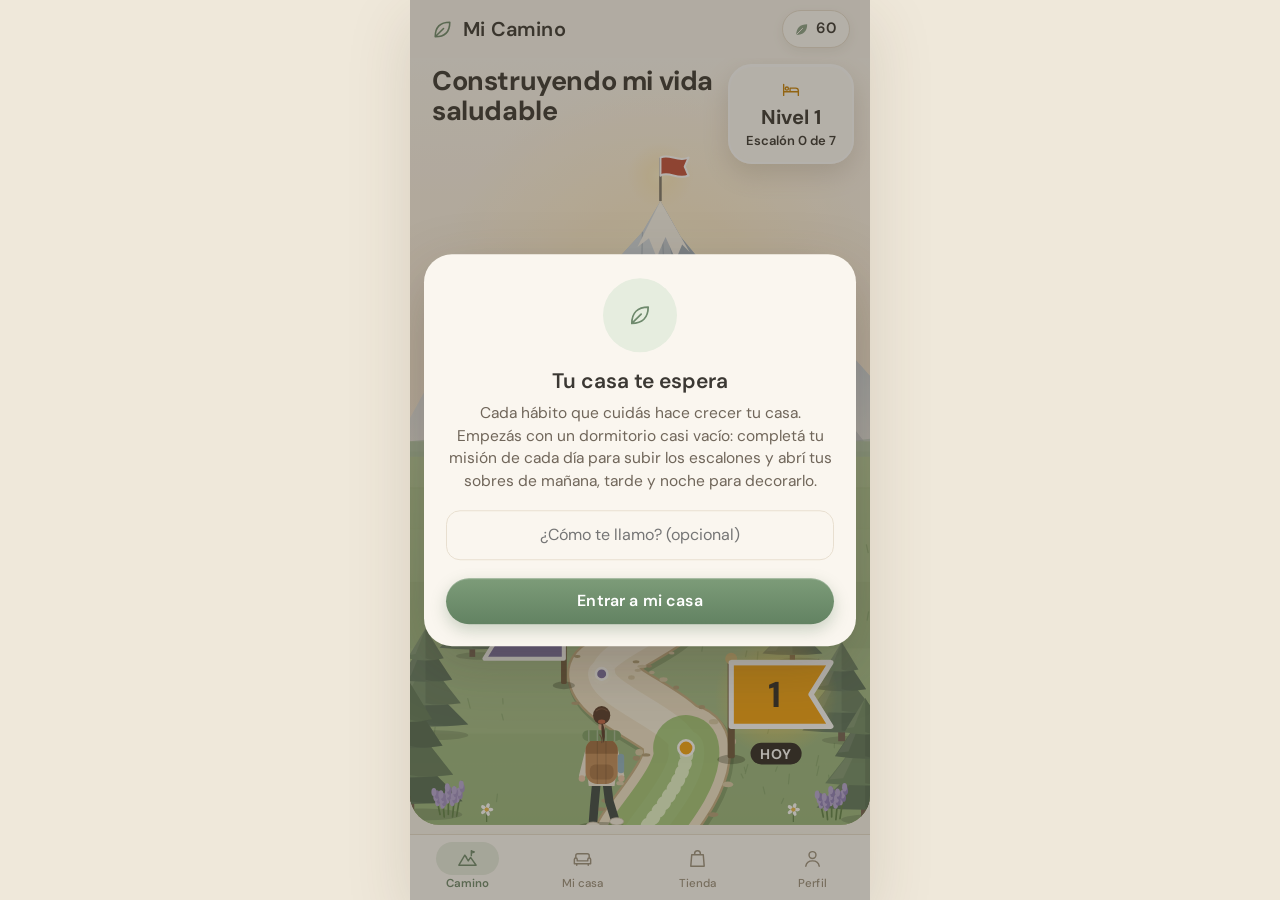
<file: casa-habitos/index.html>
<!doctype html>
<html lang="es">
<head>
<meta charset="utf-8">
<meta name="viewport" content="width=device-width, initial-scale=1, viewport-fit=cover">
<meta name="theme-color" content="#FAF6EF">
<meta name="apple-mobile-web-app-capable" content="yes">
<meta name="mobile-web-app-capable" content="yes">
<title>Mi casa · hábitos</title>
<link rel="stylesheet" href="estilo.css">
</head>
<body>
<div id="app">
  <header id="top"></header>
  <main id="main"></main>
  <nav id="nav"></nav>
  <div id="devbtn"></div>
  <div id="toast"></div>
  <div id="modal"></div>
</div>
<script src="datos.js"></script>
<script src="arte.js"></script>
<script src="camino-arte.js"></script>
<script src="juego.js"></script>
</body>
</html>
</file>
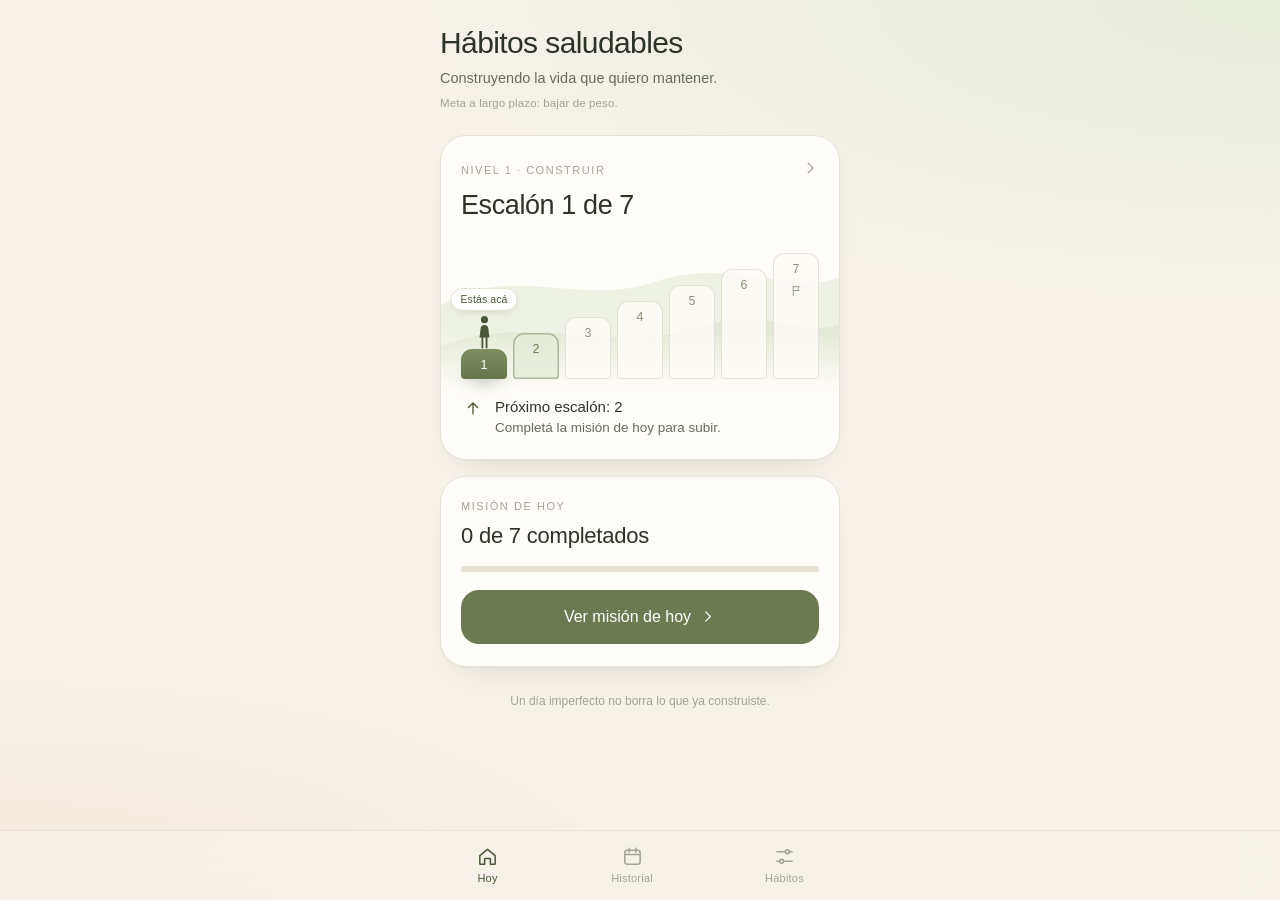
<file: habitos-saludables/index.html>
<!DOCTYPE html>
<html lang="es">
<head>
<meta charset="utf-8">
<meta name="viewport" content="width=device-width, initial-scale=1, viewport-fit=cover">
<meta name="theme-color" content="#f6f2ea">
<meta name="apple-mobile-web-app-capable" content="yes">
<meta name="apple-mobile-web-app-status-bar-style" content="default">
<meta name="apple-mobile-web-app-title" content="Hábitos">
<title>Hábitos saludables</title>
<style>
:root{
  --bg:#f6f2ea; --card:#fffdf9; --ink:#2e3328; --ink2:#666b5b; --muted:#a3a393; --line:#e8e2d4;
  --sage:#a9b89b; --sage-soft:#e7ecdc; --olive:#6b7a50; --olive-d:#4b5838;
  --terra:#c0714d; --terra-soft:#f8e7dd; --terra-d:#9a5233;
  --font:-apple-system,BlinkMacSystemFont,"SF Pro Text","Inter","Helvetica Neue",Arial,sans-serif;
}
*{box-sizing:border-box;-webkit-tap-highlight-color:transparent}
html{background:var(--bg);color-scheme:light;-webkit-text-size-adjust:100%}
body{
  margin:0;min-height:100dvh;font-family:var(--font);font-weight:400;line-height:1.4;color:var(--ink);
  -webkit-font-smoothing:antialiased;
  background:
    radial-gradient(110% 55% at 100% 0%,#e8eddd 0%,transparent 60%),
    radial-gradient(90% 45% at 0% 100%,#f4e8dc 0%,transparent 60%),
    var(--bg);
}
button{font:inherit;color:inherit;background:none;border:0;padding:0;cursor:pointer;touch-action:manipulation;text-align:inherit}
input{font:inherit;color:inherit}
[hidden]{display:none!important}
.app{max-width:440px;margin:0 auto;padding:calc(env(safe-area-inset-top) + 26px) 20px calc(env(safe-area-inset-bottom) + 110px)}
.ico{width:20px;height:20px;flex:none}

/* Encabezados */
.top{display:flex;align-items:flex-start;justify-content:space-between;gap:12px;margin-bottom:24px}
h1{margin:0;font-size:30px;font-weight:300;letter-spacing:-.02em;line-height:1.12;user-select:none;-webkit-user-select:none;touch-action:manipulation}
h2{margin:0;font-weight:300;font-size:24px;letter-spacing:-.01em;text-align:center}
.sub{margin:8px 0 0;font-size:14.5px;color:var(--ink2)}
.long{margin:7px 0 0;font-size:11.5px;color:var(--muted);letter-spacing:.01em}
.iconbtn{width:42px;height:42px;border-radius:50%;display:grid;place-items:center;border:1px solid var(--line);background:rgba(255,253,249,.75);color:var(--ink2);flex:none;transition:background .2s}
.iconbtn:active{background:var(--sage-soft)}
.hh{align-items:center;margin-bottom:22px}
.hh .sp{width:42px;flex:none}

/* Tarjetas */
.card{background:var(--card);border:1px solid var(--line);border-radius:26px;padding:22px 20px;margin-top:16px;
  box-shadow:0 1px 2px rgba(80,70,40,.04),0 16px 34px -22px rgba(80,70,40,.22)}
.view>.card:first-of-type{margin-top:0}
.eyebrow{font-size:11px;letter-spacing:.14em;text-transform:uppercase;color:var(--muted);font-weight:500}
.big{font-size:27px;font-weight:300;letter-spacing:-.015em;margin-top:6px;line-height:1.15}
.stathead{display:block;width:100%}
.stathead .row{display:flex;align-items:center;justify-content:space-between;gap:10px;min-height:26px}
.stathead .chev{color:var(--muted);width:18px;height:18px}
.chip{display:inline-flex;align-items:center;gap:6px;margin:-4px 0;padding:5px 11px 5px 8px;border-radius:999px;
  background:var(--terra-soft);color:var(--terra-d);font-size:12.5px;font-weight:500}
.chip .ico{width:14px;height:14px;animation:flick 2.6s ease-in-out infinite}
@keyframes flick{0%,100%{transform:scale(1);opacity:1}50%{transform:scale(1.12);opacity:.8}}

/* Escalera con paisaje suave */
.ladder{position:relative;pointer-events:none;height:192px;margin:-34px 0 4px;display:grid;grid-template-columns:repeat(7,1fr);gap:6px;align-items:end}
.ladder::before{content:"";position:absolute;z-index:0;left:-20px;right:-20px;bottom:-12px;height:150px;pointer-events:none;-webkit-mask-image:linear-gradient(to bottom,#000 60%,transparent 100%);mask-image:linear-gradient(to bottom,#000 60%,transparent 100%);
  background:url("data:image/svg+xml,%3Csvg xmlns='http://www.w3.org/2000/svg' viewBox='0 0 400 140' preserveAspectRatio='none'%3E%3Cpath d='M0 60C70 20 140 62 215 38C290 14 350 52 400 34V140H0Z' fill='%23eef2e4'/%3E%3Cpath d='M0 98C90 66 170 106 250 82C320 60 370 90 400 78V140H0Z' fill='%23e3e9d6'/%3E%3C/svg%3E") bottom/100% 100% no-repeat}
.stp{position:relative;z-index:1;height:calc(30px + var(--n) * 16px);border-radius:11px 11px 4px 4px;padding-top:8px;
  display:flex;flex-direction:column;align-items:center;gap:5px;
  background:rgba(255,253,249,.78);box-shadow:inset 0 0 0 1px rgba(168,160,135,.28);color:#8f907e;font-size:12.5px;font-weight:500;
  transition:background .7s ease,color .7s ease}
.stp .ico{width:13px;height:13px}
.stp.done{background:linear-gradient(180deg,#d3dcc8,#bfcab1);box-shadow:none;color:var(--olive-d)}
.stp.cur{background:linear-gradient(180deg,#7f8e62,#66744c);box-shadow:0 10px 18px -10px rgba(75,88,56,.6);color:#fff}
.stp.cur.fire{background:linear-gradient(180deg,#cf8765,#b76843);box-shadow:0 10px 18px -10px rgba(154,82,51,.6)}
.stp.next{background:rgba(231,236,220,.85);box-shadow:inset 0 0 0 1.5px var(--sage);color:var(--olive);animation:nextp 2.6s ease-in-out infinite}
@keyframes nextp{0%,100%{box-shadow:inset 0 0 0 1.5px var(--sage)}50%{box-shadow:inset 0 0 0 1.5px var(--olive)}}
.marker{position:absolute;z-index:2;pointer-events:none;
  bottom:calc(30px + var(--cur) * 16px);
  left:calc((100% - 36px) / 7 * (var(--cur) + .5) + 6px * var(--cur));
  transform:translateX(-50%);
  transition:left .95s cubic-bezier(.45,.05,.2,1),bottom .95s cubic-bezier(.45,.05,.2,1)}
.marker.nomove{transition:none}
.hop{display:flex;flex-direction:column;align-items:center;gap:4px}
.marker.moving .hop{animation:hop .95s ease}
@keyframes hop{0%{transform:translateY(0)}38%{transform:translateY(-24px)}100%{transform:translateY(0)}}
.pill{font-size:10.5px;font-weight:500;color:var(--olive-d);background:#fff;border:1px solid var(--line);border-radius:999px;padding:3px 9px;white-space:nowrap;letter-spacing:.01em;box-shadow:0 4px 10px -6px rgba(60,60,30,.3)}
.marker.fire .pill{color:var(--terra-d)}
.fig{width:22px;height:34px;fill:currentColor;color:var(--olive-d);display:block}
.marker.fire .fig{color:var(--terra-d)}
.marker.nofig .fig{display:none}

/* Mensaje bajo la escalera */
.hint{display:flex;gap:12px;align-items:flex-start;margin-top:16px;padding:14px 16px;border-radius:18px;background:var(--sage-soft);color:var(--olive-d)}
.hint .ico{width:20px;height:20px;margin-top:1px}
.hint .ht{font-size:15px;font-weight:500;line-height:1.3}
.hint .hs{font-size:13.5px;color:var(--ink2);margin-top:2px}
.hint.plain{background:none;padding:6px 2px 0;margin-top:12px}
.hint.plain .ht{color:var(--ink);font-weight:500}
.hint.fire{background:var(--terra-soft);color:var(--terra-d)}
.hint.fire .ico{animation:flick 2.6s ease-in-out infinite}

/* Aviso */
.notice{background:var(--sage-soft);border-radius:22px;padding:18px 18px 14px;margin-bottom:16px;color:var(--olive-d)}
.notice .nt{font-size:15px;font-weight:500}
.notice .ns{font-size:13.5px;color:var(--ink2);margin-top:4px}
.notice button{margin-top:10px;font-size:13.5px;font-weight:500;color:var(--olive-d);padding:6px 0}

/* Botones y barras */
.primary{display:flex;align-items:center;justify-content:center;gap:8px;width:100%;margin-top:18px;padding:16px;border-radius:18px;background:var(--olive);color:#fff;font-size:16px;font-weight:500;text-align:center;transition:background .2s,opacity .2s}
.primary .ico{width:17px;height:17px}
.primary:active{background:var(--olive-d)}
.primary:disabled{opacity:.38;pointer-events:none}
.primary.ok{background:var(--sage-soft);color:var(--olive-d);opacity:1}
.ghost{display:block;width:100%;margin-top:10px;padding:14px;border-radius:18px;border:1px solid var(--line);color:var(--ink2);font-size:15px;text-align:center}
.ghost.danger{color:var(--terra-d)}
.bar{height:6px;border-radius:99px;background:var(--line);overflow:hidden;margin-top:14px}
.bar i{display:block;height:100%;width:0;border-radius:99px;background:linear-gradient(90deg,var(--sage),var(--olive));transition:width .6s ease}
.count{font-size:22px;font-weight:300;letter-spacing:-.01em;margin-top:6px}
.tag{display:inline-flex;align-items:center;gap:6px;margin-top:12px;padding:5px 11px 5px 8px;border-radius:999px;background:var(--sage-soft);color:var(--olive-d);font-size:12.5px;font-weight:500}
.tag .ico{width:14px;height:14px}
.need{margin:10px 0 0;text-align:center;font-size:12.5px;color:var(--muted)}

/* Misión (lista) */
.list{list-style:none;margin:20px 0 0;padding:0}
.list li{margin-bottom:10px}
.habit{display:flex;align-items:center;gap:14px;width:100%;padding:14px 16px;border-radius:18px;background:var(--card);border:1px solid var(--line);text-align:left;transition:background .25s,border-color .25s}
.box{width:27px;height:27px;border-radius:50%;border:1.5px solid #cdc6b3;display:grid;place-items:center;color:transparent;flex:none;transition:background .25s,border-color .25s,color .25s}
.box .ico{width:15px;height:15px;stroke-width:2.2}
.habit .nm{flex:1;font-size:16.5px;transition:color .25s}
.habit .hi{color:#bdbcab;width:20px;height:20px}
.habit .opt{font-size:11px;color:var(--muted);letter-spacing:.04em}
.habit[aria-checked=true]{background:#f8faf2;border-color:#dbe3ce}
.habit[aria-checked=true] .box{background:var(--olive);border-color:var(--olive);color:#fff}
.habit[aria-checked=true] .nm{color:var(--ink2)}
.habit[aria-checked=true] .hi{color:var(--sage)}
.list.locked .habit{pointer-events:none}
.box.pop{animation:pop .4s ease}
@keyframes pop{0%{transform:scale(.8)}55%{transform:scale(1.15)}100%{transform:scale(1)}}

/* Mi camino */
.camino{display:block;width:100%;height:auto}
.camino text{font-family:var(--font)}

/* Historial */
.hrows{list-style:none;margin:0;padding:6px 0}
.hrows li{display:flex;align-items:center;justify-content:space-between;gap:12px;padding:15px 14px;border-radius:16px}
.hrows li + li{margin-top:2px}
.hrows li.today{background:var(--sage-soft)}
.hrows .dn{font-size:16px}
.hrows .ds{font-size:12.5px;color:var(--muted);margin-top:1px}
.hrows .si{width:30px;height:30px;border-radius:50%;display:grid;place-items:center;flex:none;border:1px dashed #d4cdb9;color:var(--muted)}
.hrows .si .ico{width:16px;height:16px}
.si.ok{background:var(--olive);border:0!important;color:#fff!important}
.si.defend{background:var(--sage-soft);border:1px solid var(--sage)!important;color:var(--olive-d)!important}
.si.fire{background:var(--terra-soft);border:1px solid #ecc7b4!important;color:var(--terra-d)!important}
.si.reset{background:#f0ebdf;border:0!important;color:var(--ink2)!important}
.si.none{border:0!important}
.foot{margin:26px 0 0;text-align:center;font-size:12px;color:var(--muted)}

/* Barra inferior */
.tabs{position:fixed;left:0;right:0;bottom:0;z-index:30;display:flex;justify-content:center;
  padding:8px 20px calc(env(safe-area-inset-bottom) + 8px);background:rgba(246,242,234,.84);
  -webkit-backdrop-filter:blur(16px);backdrop-filter:blur(16px);border-top:1px solid var(--line)}
.tabs .in{display:flex;width:100%;max-width:440px;justify-content:space-around}
.tab{display:flex;flex-direction:column;align-items:center;gap:3px;padding:6px 20px;color:var(--muted);font-size:11px;letter-spacing:.02em}
.tab .ico{width:23px;height:23px}
.tab.on{color:var(--olive-d);font-weight:500}

/* Editar hábitos */
.elist{list-style:none;margin:6px 0 0;padding:0}
.elist li{padding:14px 0;border-top:1px solid var(--line)}
.elist li:first-child{border-top:0}
.elist .nmi{width:100%;border:1px solid var(--line);background:#fff;border-radius:14px;padding:12px 14px;font-size:16px;outline:none}
.elist .nmi:focus{border-color:var(--sage)}
.erow{display:flex;align-items:center;justify-content:space-between;margin-top:10px}
.sw{display:flex;align-items:center;gap:10px;font-size:13.5px;color:var(--ink2);cursor:pointer}
.sw input{position:absolute;opacity:0;pointer-events:none}
.sw i{position:relative;width:38px;height:22px;border-radius:999px;background:#ddd7c8;transition:background .2s;flex:none}
.sw i::after{content:"";position:absolute;top:2px;left:2px;width:18px;height:18px;border-radius:50%;background:#fff;box-shadow:0 1px 2px rgba(0,0,0,.2);transition:transform .2s}
.sw input:checked + i{background:var(--olive)}
.sw input:checked + i::after{transform:translateX(16px)}
.sw input:focus-visible + i{outline:2px solid var(--sage);outline-offset:2px}
.del{width:38px;height:38px;border-radius:50%;display:grid;place-items:center;color:var(--muted)}
.del:active{background:var(--terra-soft);color:var(--terra-d)}
.addbtn{display:flex;align-items:center;gap:8px;margin:6px 0 0;padding:12px 4px;font-size:14.5px;color:var(--olive-d);font-weight:500}
.addbtn .ico{width:17px;height:17px}
.warn{min-height:20px;margin:6px 0 0;font-size:13px;color:var(--terra-d)}
.help{margin:0;font-size:13.5px;color:var(--ink2)}

/* Pantallas de premio */
.reward{position:fixed;inset:0;z-index:50;display:flex;flex-direction:column;align-items:center;
  padding:calc(env(safe-area-inset-top) + 24px) 28px calc(env(safe-area-inset-bottom) + 30px);
  background:linear-gradient(180deg,#faf7f0 0%,#eef1e2 100%);opacity:0;transition:opacity .45s ease}
.reward.fire{background:linear-gradient(180deg,#fbf3ec 0%,#f6e2d4 100%)}
.reward.show{opacity:1}
.rbody{flex:1;width:100%;max-width:340px;display:flex;flex-direction:column;align-items:center;justify-content:center;text-align:center}
.rbtn{width:100%;max-width:340px}
.rbadge{position:relative;width:96px;height:96px;margin-bottom:26px;border-radius:50%;background:var(--sage-soft);color:var(--olive)}
.reward.fire .rbadge{background:#f5d9c8;color:var(--terra)}
.rbadge::after{content:"";position:absolute;inset:0;border-radius:50%;border:1.5px solid currentColor;opacity:0}
.show .rbadge::after{animation:ripple 1.6s .9s ease-out}
@keyframes ripple{0%{transform:scale(1);opacity:.5}100%{transform:scale(1.7);opacity:0}}
.rbadge svg{position:absolute;inset:0;width:100%;height:100%}
.rbadge .ring{fill:none;stroke:currentColor;stroke-width:1.6;stroke-dasharray:1;stroke-dashoffset:1}
.rbadge .draw{fill:none;stroke:currentColor;stroke-width:2;stroke-linecap:round;stroke-linejoin:round;stroke-dasharray:1;stroke-dashoffset:1}
.show .rbadge .ring{animation:draw .9s .15s ease forwards}
.show .rbadge .draw{animation:draw .7s .8s ease forwards}
@keyframes draw{to{stroke-dashoffset:0}}
.fade{opacity:0;transform:translateY(8px)}
.show .fade{animation:up .7s ease forwards}
@keyframes up{to{opacity:1;transform:none}}
.rt{font-size:30px;font-weight:300;letter-spacing:-.02em;line-height:1.15}
.reward.fire .rt{color:var(--terra-d)}
.rs{margin-top:14px;font-size:16px;color:var(--ink2);display:flex;align-items:center;justify-content:center;gap:9px;line-height:1.4}
.rs .ico{width:16px;height:16px;color:var(--sage)}
.rs b{font-weight:500;color:var(--olive-d)}
.rm{margin-top:10px;font-size:14.5px;color:var(--ink2);max-width:270px}
.mini{display:flex;align-items:flex-end;justify-content:center;gap:5px;height:76px;margin-top:34px}
.mini i{width:22px;border-radius:6px 6px 2px 2px;background:#e9e3d4}
.mini i.d{background:#c4d0b6}
.mini i.c{animation:lit 1s 1s ease both}
.mini i.f{animation:litf 1s 1s ease both}
@keyframes lit{from{background:#e9e3d4}to{background:var(--olive)}}
@keyframes litf{from{background:#e9e3d4}to{background:#c0714d}}

/* Hoja inferior (modo de prueba) */
.sheet{position:fixed;inset:0;z-index:55;display:flex;align-items:flex-end;justify-content:center;background:rgba(46,51,40,.28);
  -webkit-backdrop-filter:blur(3px);backdrop-filter:blur(3px);opacity:0;transition:opacity .3s}
.sheet.show{opacity:1}
.sheetbody{width:100%;max-width:440px;max-height:88dvh;overflow:auto;background:var(--card);border-radius:28px 28px 0 0;
  padding:12px 22px calc(env(safe-area-inset-bottom) + 24px);transform:translateY(40px);transition:transform .4s cubic-bezier(.2,.8,.2,1)}
.sheet.show .sheetbody{transform:none}
.grab{width:38px;height:4px;border-radius:2px;background:var(--line);margin:0 auto 18px}
.sheetbody h3{margin:0;font-size:22px;font-weight:300;letter-spacing:-.01em}
.sheetbody .help{margin-top:6px}
.trow{display:flex;align-items:center;justify-content:space-between;padding:16px 0 6px;font-size:15px}
.toast{position:fixed;left:50%;bottom:calc(env(safe-area-inset-bottom) + 92px);transform:translate(-50%,20px);z-index:60;
  background:var(--ink);color:#fff;font-size:13.5px;padding:10px 18px;border-radius:999px;opacity:0;pointer-events:none;transition:opacity .3s,transform .3s;white-space:nowrap}
.toast.show{opacity:1;transform:translate(-50%,0)}

@media (prefers-reduced-motion:reduce){
  *,*::before,*::after{animation-duration:.01ms!important;animation-delay:0s!important;transition-duration:.01ms!important}
  .fade{opacity:1;transform:none}
  .rbadge .ring,.rbadge .draw{stroke-dashoffset:0}
}
</style>
</head>
<body>
<div class="app">

  <!-- ============ INICIO ============ -->
  <main class="view" id="v-home">
    <header class="top">
      <div>
        <h1 id="title">Hábitos saludables</h1>
        <p class="sub">Construyendo la vida que quiero mantener.</p>
        <p class="long">Meta a largo plazo: bajar de peso.</p>
      </div>
    </header>

    <div id="notice"></div>

    <section class="card">
      <button class="stathead" id="btnCamino" data-go="camino" aria-label="Ver mi camino">
        <div class="row"><div class="eyebrow" id="eyebrow"></div><div id="chip"></div></div>
        <div class="big" id="big"></div>
      </button>
      <div class="ladder" id="ladder" aria-label="Escalera de 7 escalones"></div>
      <div id="hint"></div>
    </section>

    <section class="card">
      <div class="eyebrow">Misión de hoy</div>
      <div class="count" id="hcount"></div>
      <div class="bar"><i id="hbar"></i></div>
      <button class="primary" id="btnMission" data-go="mission"></button>
    </section>

    <p class="foot">Un día imperfecto no borra lo que ya construiste.</p>
  </main>

  <!-- ============ MISIÓN DE HOY ============ -->
  <section class="view" id="v-mission" hidden>
    <header class="top hh">
      <button class="iconbtn" data-go="home" data-ico="back" aria-label="Volver"></button>
      <h2>Misión de hoy</h2>
      <span class="sp"></span>
    </header>
    <div class="count" id="mcount" style="text-align:center;margin-top:0"></div>
    <div class="bar"><i id="mbar"></i></div>
    <ul class="list" id="list"></ul>
    <button class="primary" id="btnComplete"></button>
    <p class="need" id="need"></p>
  </section>

  <!-- ============ MI CAMINO ============ -->
  <section class="view" id="v-camino" hidden>
    <header class="top hh">
      <button class="iconbtn" data-go="home" data-ico="back" aria-label="Volver"></button>
      <h2>Mi camino</h2>
      <span class="sp"></span>
    </header>
    <div class="card" style="padding:0;overflow:hidden"><div id="caminoMap"></div></div>
    <p class="foot">Los niveles que terminás quedan guardados.</p>
  </section>

  <!-- ============ HISTORIAL ============ -->
  <section class="view" id="v-hist" hidden>
    <header class="top hh">
      <span class="sp"></span>
      <h2>Historial</h2>
      <span class="sp"></span>
    </header>
    <div class="card" style="padding:12px 10px"><ul class="hrows" id="hrows"></ul></div>
    <p class="foot">Lo importante es seguir avanzando.</p>
  </section>

  <!-- ============ EDITAR HÁBITOS ============ -->
  <section class="view" id="v-edit" hidden>
    <header class="top hh">
      <span class="sp"></span>
      <h2>Editar hábitos</h2>
      <span class="sp"></span>
    </header>
    <div class="card">
      <p class="help">Los obligatorios son los que cuentan para completar la misión de hoy.</p>
      <ul class="elist" id="elist"></ul>
      <button class="addbtn" data-act="add"></button>
      <p class="warn" id="warn"></p>
    </div>
  </section>

</div>

<nav class="tabs" id="tabs" aria-label="Secciones">
  <div class="in">
    <button class="tab on" data-go="home" data-t="home"></button>
    <button class="tab" data-go="hist" data-t="hist"></button>
    <button class="tab" data-go="edit" data-t="edit"></button>
  </div>
</nav>

<div class="reward" id="reward" hidden></div>
<div class="sheet" id="sheet" hidden><div class="sheetbody" id="sheetBody"></div></div>
<div class="toast" id="toast" role="status"></div>

<script>
(()=>{
'use strict';

/* ---------- Utilidades ---------- */
const $=s=>document.querySelector(s);
const esc=s=>String(s).replace(/[&<>"']/g,c=>({'&':'&amp;','<':'&lt;','>':'&gt;','"':'&quot;',"'":'&#39;'}[c]));
const clamp=(n,a,b)=>Math.min(b,Math.max(a,Number(n)||a));
const pad=n=>String(n).padStart(2,'0');
const keyOf=d=>`${d.getFullYear()}-${pad(d.getMonth()+1)}-${pad(d.getDate())}`;
const parse=k=>{const [y,m,d]=k.split('-').map(Number);return new Date(y,m-1,d)};
const addDays=(k,n)=>{const d=parse(k);d.setDate(d.getDate()+n);return keyOf(d)};
const DAYS_L=['Domingo','Lunes','Martes','Miércoles','Jueves','Viernes','Sábado'];

/* ---------- Iconos lineales ---------- */
const IC={
  check:'<path d="M5 12.5l4.5 4.5L19 7.5"/>',
  flame:'<path d="M8.5 14.5A2.5 2.5 0 0 0 11 12c0-1.38-.5-2-1-3-1.072-2.143-.224-4.054 2-6 .5 2.5 2 4.9 4 6.5 2 1.6 3 3.5 3 5.5a7 7 0 1 1-14 0c0-1.153.433-2.294 1-3a2.5 2.5 0 0 0 2.5 2.5z"/>',
  flag:'<path d="M6 21V4M6 5h11l-2.2 3.5L17 12H6"/>',
  trophy:'<path d="M8 4h8v5a4 4 0 0 1-8 0V4zM8 6H5a3 3 0 0 0 3 4M16 6h3a3 3 0 0 1-3 4M12 13v4M8.5 20h7M10 17h4"/>',
  shield:'<path d="M12 3l7 3v5.5c0 4.4-3 7.6-7 9.5-4-1.9-7-5.1-7-9.5V6l7-3zM9 12l2 2 4-4"/>',
  plus:'<path d="M12 5v14M5 12h14"/>',
  trash:'<path d="M5 7h14M10 7V4.5h4V7M7 7l.8 13h8.4L17 7M10.5 11v6M13.5 11v6"/>',
  back:'<path d="M14.5 5.5L8 12l6.5 6.5"/>',
  chev:'<path d="M9.5 5.5L16 12l-6.5 6.5"/>',
  home:'<path d="M4 11l8-6.5 8 6.5v8.5a.5.5 0 0 1-.5.5H15v-6H9v6H4.5a.5.5 0 0 1-.5-.5V11z"/>',
  cal:'<rect x="4" y="5.5" width="16" height="14.5" rx="2.5"/><path d="M4 10h16M8.5 3.5v4M15.5 3.5v4"/>',
  sliders:'<path d="M4 7h9M17 7h3M4 17h3M11 17h9"/><circle cx="15" cy="7" r="2"/><circle cx="9" cy="17" r="2"/>',
  redo:'<path d="M4 12a8 8 0 1 0 2.6-5.9M4 4.5V9h4.5"/>',
  up:'<path d="M12 19V6M6.5 11.5L12 6l5.5 5.5"/>',
  arrow:'<path d="M5 12h14M13.5 6.5L19 12l-5.5 5.5"/>',
  drop:'<path d="M12 3.5c3.2 3.9 5.5 6.6 5.5 9.6a5.5 5.5 0 0 1-11 0c0-3 2.3-5.7 5.5-9.6z"/>',
  sunrise:'<path d="M3 18.5h18M7 18.5a5 5 0 0 1 10 0M12 6.5v3M5.2 10.7l1.8 1.8M18.8 10.7L17 12.5"/>',
  utensils:'<path d="M6.5 3v6a2.5 2.5 0 0 0 5 0V3M9 3v18M17 21V3c-2 1.4-3 3.6-3 6.5V13h3"/>',
  cup:'<path d="M5 9h11v5a5 5 0 0 1-5 5h-1a5 5 0 0 1-5-5V9zM16 10h1.5a2.5 2.5 0 0 1 0 5H16M8 3v2M12 3v2"/>',
  moon:'<path d="M20 14.5A8 8 0 0 1 9.5 4a8 8 0 1 0 10.5 10.5z"/>',
  pulse:'<path d="M3 12h4l2.5-6 4 12 2.5-6H21"/>',
  list:'<rect x="6" y="4.5" width="12" height="16" rx="2"/><path d="M9.5 4.5V3.5h5v1M9 10h6M9 14h4"/>',
  leaf:'<path d="M5 19c0-8 5-13 14-14 0 9-5 14-13 14M5 19c3-4 6-6 9-8"/>'
};
const ico=(n,c='')=>`<svg class="ico ${c}" viewBox="0 0 24 24" fill="none" stroke="currentColor" stroke-width="1.6" stroke-linecap="round" stroke-linejoin="round" aria-hidden="true">${IC[n]||IC.leaf}</svg>`;
const FIG='<svg class="fig" viewBox="0 0 28 44" aria-hidden="true"><circle cx="14" cy="6" r="4.6"/><path d="M14 13c-3 0-4.6 1.8-5 4.6L7.6 29h12.8L19 17.6c-.4-2.8-2-4.6-5-4.6z"/><path d="M11.3 29v13M16.7 29v13" fill="none" stroke="currentColor" stroke-width="2.4" stroke-linecap="round"/></svg>';

/* ---------- Datos del juego ---------- */
const KEY='habitos-saludables-v1';
const LEVELS=[
  {name:'Construir',  desc:'Crear las bases.'},
  {name:'Consolidar', desc:'Mantenerlas.'},
  {name:'Fortalecer', desc:'Convertirlas en algo cada vez más natural.'},
  {name:'Vivirlo',    desc:'“Así es como vivo.”'}
];
const DEFAULT_HABITS=[
  {id:'agua',       name:'Agua 2 L',           req:true, icon:'drop'},
  {id:'desayuno',   name:'Desayuno',           req:true, icon:'sunrise'},
  {id:'almuerzo',   name:'Almuerzo',           req:true, icon:'utensils'},
  {id:'merienda',   name:'Merienda',           req:true, icon:'cup'},
  {id:'cena',       name:'Cena',               req:true, icon:'moon'},
  {id:'movimiento', name:'Movimiento',         req:true, icon:'pulse'},
  {id:'preparar',   name:'Preparar alimentos', req:true, icon:'list'}
];

function fresh(){
  return {
    v:1, level:1, step:1, fire:false, completed:[], finished:false,
    habits:DEFAULT_HABITS.map(h=>({...h})),
    day:keyOf(new Date()), checks:{}, history:{},
    notice:null, fireSeen:null, offset:0, fig:true
  };
}
function load(){
  try{
    const raw=localStorage.getItem(KEY);
    if(raw){
      const s=JSON.parse(raw);
      if(s && s.v===1){
        const o=Object.assign(fresh(),s);
        o.level=clamp(o.level,1,4); o.step=clamp(o.step,1,7);
        if(!Array.isArray(o.completed)) o.completed=[];
        if(!Array.isArray(o.habits)||!o.habits.length) o.habits=DEFAULT_HABITS.map(h=>({...h}));
        if(!o.habits.some(h=>h.req)) o.habits[0].req=true;
        if(!/^\d{4}-\d\d-\d\d$/.test(o.day)) o.day=keyOf(new Date());
        if(!o.checks||typeof o.checks!=='object') o.checks={};
        if(!o.history||typeof o.history!=='object') o.history={};
        return o;
      }
    }
  }catch(e){}
  return fresh();
}
let state=load();
function save(){ try{ localStorage.setItem(KEY,JSON.stringify(state)); }catch(e){} }

/* ---------- Lógica del día ---------- */
function todayKey(){ const d=new Date(); d.setDate(d.getDate()+(state.offset||0)); return keyOf(d); }
const DONE=['ok','defend','level'];
const isDone=k=>DONE.includes(state.history[k]);
const doneToday=()=>isDone(state.day);
const required=()=>state.habits.filter(h=>h.req);
const allRequiredDone=()=>{const r=required();return r.length>0&&r.every(h=>state.checks[h.id])};

/* Evalúa los días que pasaron antes de empezar el nuevo.
   - Misión completa: ya se aplicó cuando se completó (subió o defendió).
   - Incompleta sin fuego: se activa el día de fuego.
   - Incompleta con fuego activo: se reinicia el nivel actual (nunca los anteriores). */
function rollover(){
  const t=todayKey();
  if(state.day>=t) return;
  let d=state.day, guard=0;
  while(d<t && guard++<400){
    if(!isDone(d)){
      if(state.finished){
        state.history[d]='miss';
      }else if(state.fire){
        if(state.step>1) state.notice='reset';
        state.step=1; state.fire=false; state.history[d]='reset';
      }else{
        state.fire=true; state.history[d]='fire';
      }
    }
    d=addDays(d,1);
  }
  state.day=t; state.checks={};
  const keys=Object.keys(state.history).sort();
  while(keys.length>200) delete state.history[keys.shift()];
}

/* Se completó la misión de hoy (botón "Completar misión"). */
function complete(){
  if(doneToday() || !allRequiredDone()) return;
  state.notice=null;
  let ev;
  if(state.finished){
    state.history[state.day]='ok'; ev={kind:'again'};
  }else if(state.fire){
    state.fire=false; state.history[state.day]='defend'; ev={kind:'defend',step:state.step};
  }else if(state.step<7){
    const from=state.step; state.step++; state.history[state.day]='ok'; ev={kind:'advance',from,to:state.step};
  }else{
    const done=state.level;
    state.completed.push(done); state.history[state.day]='level';
    if(done<4){ state.level++; state.step=1; ev={kind:'level',done,next:state.level}; }
    else{ state.finished=true; ev={kind:'final'}; }
  }
  save(); render({ladder:false}); showReward(ev);
}
function toggle(id){
  if(doneToday()) return;
  if(state.checks[id]) delete state.checks[id]; else state.checks[id]=true;
  save(); renderMission(); pop(id);
}

/* ---------- Navegación ---------- */
let view='home';
function go(name,opts){
  if(view==='edit' && name!=='edit') finishEdit();
  view=name;
  document.querySelectorAll('.view').forEach(v=>v.hidden=(v.id!=='v-'+name));
  $('#tabs').hidden=!['home','hist','edit'].includes(name);
  document.querySelectorAll('.tab').forEach(t=>t.classList.toggle('on',t.dataset.t===name));
  if(name==='edit') buildEdit();
  render({ladder:name==='home' && !(opts&&opts.noLadder)});
  window.scrollTo(0,0);
}

/* ---------- Dibujo ---------- */
function render(o={}){
  renderStatus(); renderHint(); renderNotice(); renderToday(); renderMission(); renderCamino(); renderHist();
  if(o.ladder!==false && view==='home') renderLadder(o.anim);
}
function renderStatus(){
  $('#eyebrow').textContent=`Nivel ${state.level} · ${LEVELS[state.level-1].name}`;
  $('#big').textContent=`Escalón ${state.step} de 7`;
  $('#chip').innerHTML=(state.fire && !doneToday())?`<span class="chip">${ico('flame')}Día de fuego</span>`:ico('chev','chev');
}
function renderHint(){
  const r=state.history[state.day];
  let cls='plain', icon='up', t='', s='';
  if(doneToday()){
    cls='ok'; icon='check';
    if(r==='defend'){ t='Posición defendida'; s=`Mañana seguís hacia el escalón ${state.step+1}.`; icon='shield'; }
    else if(r==='level'){
      icon='trophy';
      if(state.finished){ t='Camino completado'; s='Los cuatro niveles son tuyos.'; }
      else{ t=`Nivel ${state.level-1} completado`; s=`Mañana empezás el nivel ${state.level}: ${LEVELS[state.level-1].name}.`; }
    }
    else if(state.finished){ t='Misión completada'; s='Cada día suma.'; }
    else{ t='Hoy ya subiste'; s=state.step<7?`Mañana, el escalón ${state.step+1}.`:'Mañana podés completar el nivel.'; }
  }else if(state.fire){
    cls='fire'; icon='flame'; t='Día de fuego disponible';
    s=state.step>1?'Tu posición está en juego. Hoy podés defender tu escalón. Si no completás la misión, volvés al escalón 1 de este nivel.':'Tu posición está en juego. Completá la misión para dejar atrás el día de fuego.';
  }else if(state.finished){ icon='check'; t='Camino completado'; s='Cada día sigue sumando.'; }
  else if(state.step<7){ t=`Próximo escalón: ${state.step+1}`; s='Completá la misión de hoy para subir.'; }
  else{ icon='flag'; t='Último escalón'; s='Completá la misión de hoy y terminás el nivel.'; }
  $('#hint').innerHTML=`<div class="hint ${cls}">${ico(icon)}<div><div class="ht">${t}</div><div class="hs">${s}</div></div></div>`;
}
function renderNotice(){
  const el=$('#notice');
  if(state.notice==='reset'){
    el.innerHTML=`<div class="notice"><div class="nt">Volvés a empezar este nivel</div>
      <div class="ns">Un día imperfecto no borra lo que ya construiste.${state.completed.length?' Tus niveles anteriores siguen guardados.':''}</div>
      <button id="btnNotice">Entendido</button></div>`;
  }else el.innerHTML='';
}
function counts(){ const req=required(), n=req.filter(h=>state.checks[h.id]).length; return {n,t:req.length}; }
function renderToday(){
  const {n,t}=counts(), done=doneToday();
  $('#hcount').textContent=done?'Misión completada':`${n} de ${t} completados`;
  $('#hbar').style.width=(done?100:(t?n/t*100:0))+'%';
  $('#btnMission').innerHTML=(done?'Ver misión':'Ver misión de hoy')+ico('chev');
}

/* Escalera */
function renderLadder(anim){
  const el=$('#ladder');
  if(!el.dataset.built){
    el.innerHTML=[...Array(7)].map((_,i)=>
      `<div class="stp" style="--n:${i}"><span>${i+1}</span>${i===6?ico('flag'):''}</div>`).join('')+
      `<div class="marker" id="marker" style="--cur:0"><div class="hop"><span class="pill" id="pill"></span>${FIG}</div></div>`;
    el.dataset.built='1'; el.dataset.cur='0';
  }
  const cur=state.step-1, prev=Number(el.dataset.cur);
  const fire=state.fire && !doneToday();
  el.querySelectorAll('.stp').forEach((s,i)=>{
    s.classList.toggle('done',i<cur);
    s.classList.toggle('cur',i===cur);
    s.classList.toggle('fire',i===cur && fire);
    s.classList.toggle('next',i===cur+1 && !state.finished);
  });
  const m=$('#marker');
  m.classList.toggle('fire',fire);
  m.classList.toggle('nofig',!state.fig);
  $('#pill').textContent=fire?'En juego':'Estás acá';
  if(cur!==prev){
    if(anim===true){
      m.classList.add('moving'); m.style.setProperty('--cur',cur);
      setTimeout(()=>m.classList.remove('moving'),1000);
    }else{
      m.classList.add('nomove'); m.style.setProperty('--cur',cur);
      void m.offsetWidth; m.classList.remove('nomove');
    }
    el.dataset.cur=String(cur);
  }
}

/* Misión */
function buildList(){
  $('#list').innerHTML=state.habits.map(h=>
    `<li><button class="habit" role="checkbox" aria-checked="false" data-id="${esc(h.id)}">
      <span class="box">${ico('check')}</span>
      <span class="nm">${esc(h.name)}</span>
      ${h.req?'':'<span class="opt">opcional</span>'}
      ${ico(h.icon,'hi')}
    </button></li>`).join('');
}
function renderMission(){
  document.querySelectorAll('#list .habit').forEach(b=>b.setAttribute('aria-checked',state.checks[b.dataset.id]?'true':'false'));
  const {n,t}=counts(), done=doneToday(), ready=allRequiredDone();
  $('#list').classList.toggle('locked',done);
  $('#mcount').textContent=done?'Misión completada':`${n} de ${t} completados`;
  $('#mbar').style.width=(done?100:(t?n/t*100:0))+'%';
  const b=$('#btnComplete');
  b.className='primary'+(done?' ok':'');
  b.disabled=!done && !ready;
  b.innerHTML=done?`${ico('check')}${state.history[state.day]==='defend'?'Posición defendida':'Misión completada'}`:'Completar misión';
  b.disabled=done?true:!ready;
  $('#need').textContent=done?'Nos vemos mañana.':(ready?'':(t-n===1?'Te falta 1 hábito.':`Te faltan ${t-n} hábitos.`));
}
function pop(id){
  const b=document.querySelector(`#list .habit[data-id="${CSS.escape(id)}"] .box`);
  if(b){ b.classList.remove('pop'); void b.offsetWidth; b.classList.add('pop'); }
}

/* Mi camino */
function renderCamino(){
  const P=[[62,352],[132,268],[212,182],[282,96]];
  let g='';
  g+=`<circle cx="64" cy="66" r="26" fill="#f6e3bf" opacity=".85"/>`;
  g+=`<path d="M0 250C70 205 130 245 200 215C260 189 310 215 340 195V440H0Z" fill="#eef2e4"/>`;
  g+=`<path d="M0 320C80 285 150 325 230 295C285 274 320 290 340 280V440H0Z" fill="#e3e9d6"/>`;
  for(let i=0;i<3;i++){
    const [x1,y1]=P[i],[x2,y2]=P[i+1], ym=(y1+y2)/2, done=state.completed.includes(i+1);
    g+=`<path d="M${x1} ${y1}C${x1} ${ym} ${x2} ${ym} ${x2} ${y2}" fill="none" stroke="${done?'#6b7a50':'#cfc8b3'}" stroke-width="${done?3:2}" stroke-linecap="round" ${done?'':'stroke-dasharray="2 8"'}/>`;
  }
  g+=`<g transform="translate(270 28) scale(1.8)" color="#a05a3c"><g fill="none" stroke="currentColor" stroke-width="1.5" stroke-linecap="round" stroke-linejoin="round">${IC.flag}</g></g>`;
  P.forEach(([x,y],i)=>{
    const n=i+1, done=state.completed.includes(n), cur=!done && n===state.level;
    if(done) g+=`<circle cx="${x}" cy="${y}" r="21" fill="#6b7a50"/><g transform="translate(${x-10} ${y-10}) scale(.84)" fill="none" stroke="#fff" stroke-width="2.4" stroke-linecap="round" stroke-linejoin="round">${IC.check}</g>`;
    else if(cur) g+=`<circle cx="${x}" cy="${y}" r="27" fill="#fffdf9" stroke="#6b7a50" stroke-width="2"/><text x="${x}" y="${y+7}" text-anchor="middle" font-size="21" font-weight="500" fill="#4b5838">${n}</text>`;
    else g+=`<circle cx="${x}" cy="${y}" r="21" fill="#f3efe4" stroke="#e1dbc9"/><text x="${x}" y="${y+6}" text-anchor="middle" font-size="17" fill="#a3a393">${n}</text>`;
    const left=n===4, lx=left?x-38:x+38, anchor=left?'end':'start';
    const sub=done?'Completado':(cur?`Escalón ${state.step} de 7`:'');
    g+=`<text x="${lx}" y="${y-3}" text-anchor="${anchor}" font-size="15" fill="${done||cur?'#2e3328':'#a3a393'}" ${cur?'font-weight="500"':''}>${LEVELS[i].name}</text>`;
    g+=`<text x="${lx}" y="${y+14}" text-anchor="${anchor}" font-size="11.5" fill="${cur?'#6b7a50':'#a3a393'}">Nivel ${n}${sub?' · '+sub:''}</text>`;
  });
  $('#caminoMap').innerHTML=`<svg class="camino" viewBox="0 0 340 440" role="img" aria-label="Mapa de los cuatro niveles">${g}</svg>`;
}

/* Historial */
function renderHist(){
  const t=state.day; let html='';
  for(let i=0;i<7;i++){
    const k=addDays(t,-i), r=state.history[k], d=parse(k);
    let cls='none', icon='', txt='';
    if(r==='ok'){cls='ok';icon='check';txt='Subiste un escalón'}
    else if(r==='level'){cls='ok';icon='trophy';txt='Nivel completado'}
    else if(r==='defend'){cls='defend';icon='shield';txt='Posición defendida'}
    else if(r==='fire'){cls='fire';icon='flame';txt='Día de fuego'}
    else if(r==='reset'){cls='reset';icon='redo';txt='Nivel reiniciado'}
    else if(i===0){cls='';txt='En curso'}
    const name=i===0?'Hoy':i===1?'Ayer':DAYS_L[d.getDay()];
    html+=`<li class="${i===0?'today':''}"><div><div class="dn">${name}</div>${txt?`<div class="ds">${txt}</div>`:''}</div><span class="si ${cls}">${icon?ico(icon):''}</span></li>`;
  }
  $('#hrows').innerHTML=html;
}

/* ---------- Pantallas de premio ---------- */
let rewardKind=null, rewardJump=false;
function mini(cur,fire,all){
  return `<div class="mini fade" style="animation-delay:1.2s">${[1,2,3,4,5,6,7].map(n=>
    `<i class="${all||n<cur?'d':n===cur?(fire?'f':'c'):''}" style="height:${14+n*8}px"></i>`).join('')}</div>`;
}
function showReward(ev){
  let title='Misión completada', line='', msg='', badge='check', btn='Un paso más', extra='', fire=false;
  rewardJump=false;
  if(ev.kind==='advance'){
    line=`<span>Escalón ${ev.from}</span>${ico('arrow')}<b>Escalón ${ev.to}</b>`;
    msg=ev.to%2?'Un paso más.':'Hoy construiste otro día.';
    extra=mini(ev.to,false);
  }else if(ev.kind==='defend'){
    title='Posición defendida'; badge='shield'; btn='Seguir';
    line=`<span>Seguís en el escalón ${ev.step}</span>`; msg='Defendiste lo que ya construiste.';
    extra=mini(ev.step,false);
  }else if(ev.kind==='level'){
    title='Nivel completado'; badge='trophy'; btn='Continuar al siguiente nivel'; rewardJump=true;
    line=`<span>Completaste los 7 escalones.</span>`;
    msg=`Se desbloqueó el nivel ${ev.next}: ${LEVELS[ev.next-1].name}.`;
    extra=mini(7,false,true);
  }else if(ev.kind==='final'){
    title='Nivel completado'; badge='trophy'; btn='Seguir';
    line=`<span>Completaste los cuatro niveles.</span>`; msg='Así es como vivís.'; extra=mini(7,false,true);
  }else if(ev.kind==='fire'){
    title='Día de fuego'; badge='flame'; btn='Entendido'; fire=true;
    line=`<span>Tu posición está en juego.</span>`;
    msg='Hoy podés defender tu escalón completando toda la misión.';
    extra=mini(state.step,true);
  }else{
    btn='Seguir'; line='<span>Cada día suma.</span>'; msg='Hoy construiste otro día.';
  }
  rewardKind=ev.kind;
  const d=badge==='check'?null:IC[badge].match(/ d="([^"]+)"/)[1];
  const mark=d
    ?`<g transform="translate(26 26) scale(1.5)"><path class="draw" pathLength="1" d="${d}"/></g>`
    :'<path class="draw" pathLength="1" d="M31 47l11 11 21-23"/>';
  const r=$('#reward');
  r.className='reward'+(fire?' fire':'');
  r.innerHTML=`<div class="rbody"><div class="rbadge"><svg viewBox="0 0 88 88" aria-hidden="true"><circle class="ring" pathLength="1" cx="44" cy="44" r="40"/>${mark}</svg></div>
      <div class="rt fade" style="animation-delay:.5s">${title}</div>
      <div class="rs fade" style="animation-delay:.8s">${line}</div>
      <div class="rm fade" style="animation-delay:1.05s">${msg}</div>${extra}</div>
    <button class="primary rbtn fade" style="animation-delay:1.5s" data-act="rclose">${btn}</button>`;
  r.hidden=false; void r.offsetWidth; r.classList.add('show');
}
function closeReward(){
  const r=$('#reward');
  if(r.hidden || !r.classList.contains('show')) return;
  const kind=rewardKind, jump=rewardJump;
  r.classList.remove('show');
  setTimeout(()=>{
    r.hidden=true; r.innerHTML='';
    if(kind==='fire'){ return; }
    go('home',{noLadder:true});
    setTimeout(()=>renderLadder(jump?'jump':true),350);
  },450);
}
function maybeFire(){
  if(state.fire && !doneToday() && state.fireSeen!==state.day && $('#reward').hidden){
    state.fireSeen=state.day; save(); showReward({kind:'fire'});
  }
}

/* ---------- Editar hábitos ---------- */
function editRows(){
  return state.habits.map(h=>
    `<li data-id="${esc(h.id)}">
      <input class="nmi" type="text" maxlength="40" value="${esc(h.name)}" placeholder="Nuevo hábito" aria-label="Nombre del hábito">
      <div class="erow">
        <label class="sw"><input type="checkbox" ${h.req?'checked':''}><i></i><span>Obligatorio</span></label>
        <button class="del" data-act="del" aria-label="Quitar hábito">${ico('trash')}</button>
      </div></li>`).join('');
}
function buildEdit(){ $('#elist').innerHTML=editRows(); }
function finishEdit(){
  state.habits.forEach(h=>{ h.name=h.name.trim()||'Hábito'; });
  save(); buildList();
}
function warn(t){ const w=$('#warn'); w.textContent=t; setTimeout(()=>{ if(w.textContent===t) w.textContent=''; },2600); }
const vEdit=$('#v-edit');
vEdit.addEventListener('click',e=>{
  const b=e.target.closest('[data-act]'); if(!b) return;
  if(b.dataset.act==='add'){
    state.habits.push({id:'h'+Date.now().toString(36),name:'',req:true,icon:'leaf'});
    buildEdit();
    const ins=document.querySelectorAll('#elist .nmi'); ins[ins.length-1].focus();
  }else if(b.dataset.act==='del'){
    const id=b.closest('li').dataset.id, h=state.habits.find(x=>x.id===id);
    if(h.req && required().length===1){ warn('Tiene que haber al menos un hábito obligatorio.'); return; }
    state.habits=state.habits.filter(x=>x.id!==id); delete state.checks[id];
    save(); buildEdit();
  }
});
vEdit.addEventListener('input',e=>{
  if(e.target.classList.contains('nmi')){
    const h=state.habits.find(x=>x.id===e.target.closest('li').dataset.id); if(h){ h.name=e.target.value; save(); }
  }
});
vEdit.addEventListener('change',e=>{
  const li=e.target.closest('li'), h=li&&state.habits.find(x=>x.id===li.dataset.id);
  if(h && e.target.type==='checkbox'){
    if(!e.target.checked && required().length===1){ e.target.checked=true; warn('Tiene que haber al menos un hábito obligatorio.'); return; }
    h.req=e.target.checked; save();
  }
});

/* ---------- Modo de prueba (escondido: tocar 3 veces el título, o abrir con #prueba) ---------- */
const sheet=$('#sheet'), sheetBody=$('#sheetBody');
function openSheet(html){ sheetBody.innerHTML=html; sheet.hidden=false; void sheet.offsetWidth; sheet.classList.add('show'); }
function closeSheet(){
  if(sheet.hidden) return;
  sheet.classList.remove('show');
  setTimeout(()=>{ if(!sheet.classList.contains('show')){ sheet.hidden=true; sheetBody.innerHTML=''; } },320);
}
sheet.addEventListener('click',e=>{ if(e.target===sheet) closeSheet(); });
document.addEventListener('keydown',e=>{ if(e.key==='Escape') closeSheet(); });
const dateLabel=k=>parse(k).toLocaleDateString('es-AR',{weekday:'long',day:'numeric',month:'long'});
function openTest(){
  openSheet(`<div class="grab"></div><h3>Modo de prueba</h3>
    <p class="help">Día de la app: <b>${esc(dateLabel(state.day))}</b></p>
    <button class="primary" data-act="nextday">Simular siguiente día</button>
    <button class="ghost" data-act="fill">Marcar todos los hábitos de hoy</button>
    <div class="trow"><label class="sw" style="width:100%;justify-content:space-between"><span>Mostrar figura sobre el escalón</span><input type="checkbox" id="figtog" ${state.fig?'checked':''}><i></i></label></div>
    <button class="ghost danger" data-act="reset" style="margin-top:14px">Empezar de cero</button>`);
}
function simulateNextDay(){
  state.offset=(state.offset||0)+1; rollover(); save();
  closeSheet(); go('home'); render({anim:true});
  toast(`Nuevo día: ${dateLabel(state.day)}`);
  setTimeout(maybeFire,500);
}
sheetBody.addEventListener('click',e=>{
  const b=e.target.closest('[data-act]'); if(!b) return;
  const act=b.dataset.act;
  if(act==='nextday') simulateNextDay();
  else if(act==='fill'){
    required().forEach(h=>{ state.checks[h.id]=true; }); save(); closeSheet(); render();
    toast('Listo: ahora tocá "Completar misión"');
  }else if(act==='reset'){
    if(!b.dataset.sure){ b.dataset.sure='1'; b.textContent='Tocá otra vez para borrar todo'; return; }
    try{ localStorage.removeItem(KEY); }catch(_){}
    state=fresh(); closeSheet(); buildList();
    const l=$('#ladder'); l.innerHTML=''; delete l.dataset.built;
    go('home'); toast('Todo vuelve a empezar');
  }
});
sheetBody.addEventListener('change',e=>{
  if(e.target.id==='figtog'){ state.fig=e.target.checked; save(); renderLadder(); }
});
let toastT=null;
function toast(t){ const el=$('#toast'); el.textContent=t; el.classList.add('show'); clearTimeout(toastT); toastT=setTimeout(()=>el.classList.remove('show'),2600); }

/* ---------- Eventos ---------- */
document.querySelectorAll('[data-ico]').forEach(b=>b.innerHTML=ico(b.dataset.ico));
document.querySelector('[data-t=home]').innerHTML=ico('home')+'Hoy';
document.querySelector('[data-t=hist]').innerHTML=ico('cal')+'Historial';
document.querySelector('[data-t=edit]').innerHTML=ico('sliders')+'Hábitos';
document.querySelector('.addbtn').innerHTML=ico('plus')+'Agregar hábito';
document.addEventListener('click',e=>{
  const g=e.target.closest('[data-go]'); if(g) go(g.dataset.go);
});
$('#list').addEventListener('click',e=>{ const b=e.target.closest('.habit'); if(b) toggle(b.dataset.id); });
$('#btnComplete').addEventListener('click',complete);
$('#notice').addEventListener('click',e=>{ if(e.target.id==='btnNotice'){ state.notice=null; save(); renderNotice(); } });
$('#reward').addEventListener('click',e=>{ if(e.target.closest('[data-act=rclose]')) closeReward(); });
let taps=[];
$('#title').addEventListener('click',()=>{
  const n=Date.now(); taps=taps.filter(t=>n-t<800); taps.push(n);
  if(taps.length>=3){ taps=[]; openTest(); }
});

/* Cambio de día mientras la app está abierta */
function checkDay(){ if(state.day<todayKey()){ rollover(); save(); render({anim:true}); maybeFire(); } }
document.addEventListener('visibilitychange',()=>{ if(!document.hidden) checkDay(); });
setInterval(checkDay,30000);

/* ---------- Inicio ---------- */
rollover(); save();
buildList(); go('home');
setTimeout(maybeFire,400);
if(location.hash==='#prueba') openTest();
})();
</script>
</body>
</html>
</file>
<file: casa-habitos/estilo.css>
/* Tipografía DM Sans (licencia SIL OFL, incluida en /fuentes) */
@font-face { font-family: "DM Sans"; font-weight: 400; font-style: normal; font-display: swap; src: url("fuentes/dm-sans-latin-400-normal.woff2") format("woff2"); }
@font-face { font-family: "DM Sans"; font-weight: 500; font-style: normal; font-display: swap; src: url("fuentes/dm-sans-latin-500-normal.woff2") format("woff2"); }
@font-face { font-family: "DM Sans"; font-weight: 600; font-style: normal; font-display: swap; src: url("fuentes/dm-sans-latin-600-normal.woff2") format("woff2"); }
@font-face { font-family: "DM Sans"; font-weight: 700; font-style: normal; font-display: swap; src: url("fuentes/dm-sans-latin-700-normal.woff2") format("woff2"); }

/* =====================================================================
   ESTILO: blanco cálido, crema y beige · verde salvia y terracota de acento
   Tipografía fina, mucho aire, nada de colores saturados.
   ===================================================================== */
:root {
  --bg: #FAF6EF;
  --card: #FFFDF9;
  --crema: #F3ECDF;
  --linea: #E8DFD0;
  --ink: #3B3833;
  --ink2: #70665A;
  --ink3: #9C927F;
  --salvia: #8DA38A;
  --salvia-d: #6F8A6D;
  --salvia-l: #E6EDDF;
  --terra: #C47A5A;
  --terra-l: #F6E7DD;
  --lav: #B9AFCB;
  --lav-l: #EFEBF4;
  --radio: 20px;
  --sombra: 0 1px 2px rgba(80, 60, 40, .04), 0 8px 24px rgba(80, 60, 40, .06);
  --nav-h: 66px;
  --top-h: 58px;
}
* { box-sizing: border-box; -webkit-tap-highlight-color: transparent; }
html, body { margin: 0; height: 100%; background: #EFE8DA; }
body {
  font-family: "DM Sans", "Avenir Next", "Helvetica Neue", "Segoe UI", system-ui, -apple-system, Roboto, sans-serif;
  font-weight: 400; color: var(--ink); font-size: 16px; line-height: 1.45;
  -webkit-font-smoothing: antialiased; overscroll-behavior: none;
}
button { font: inherit; color: inherit; background: none; border: 0; padding: 0; cursor: pointer; text-align: inherit; }
button:disabled { cursor: default; }
input { font: inherit; color: inherit; }
h1, h2, h3, p { margin: 0; }
h1 { font-size: 28px; font-weight: 600; letter-spacing: -.01em; line-height: 1.15; }
h2 { font-size: 21px; font-weight: 600; letter-spacing: -.005em; }
h3 { font-size: 17px; font-weight: 600; }
b, strong { font-weight: 600; }
.ico { display: block; flex: none; }
.s-lbl { font-size: 11.5px; font-weight: 600; letter-spacing: .12em; text-transform: uppercase; color: var(--ink2); }
.suave { color: var(--ink2); }
.peq { font-size: 13.5px; }

/* ----- marco de la app (en compu se ve como un celular centrado) ----- */
#app {
  position: relative; display: flex; flex-direction: column;
  width: 100%; max-width: 460px; height: 100dvh; margin: 0 auto; background: var(--bg); overflow: hidden;
}
@media (min-width: 520px) { #app { height: min(900px, 100dvh); margin-top: max(0px, calc((100dvh - 900px) / 2)); box-shadow: 0 20px 60px rgba(80, 60, 40, .15); border-radius: 0; } }
#top { flex: none; height: calc(var(--top-h) + env(safe-area-inset-top)); padding: env(safe-area-inset-top) 20px 0; display: flex; align-items: center; justify-content: space-between; }
#top .ttl { font-size: 12px; letter-spacing: .14em; text-transform: uppercase; color: var(--ink2); font-weight: 600; }
#top .der { display: flex; gap: 10px; align-items: center; }
.chip-hojas { display: flex; align-items: center; gap: 6px; padding: 7px 13px 7px 10px; border-radius: 99px; background: var(--card); border: 1px solid var(--linea); font-weight: 600; font-size: 15px; }
.chip-hojas.sube { animation: sube .7s ease; }
@keyframes sube { 30% { transform: scale(1.08); background: var(--salvia-l); } }
.avatar { width: 34px; height: 34px; border-radius: 50%; border: 1px solid var(--linea); background: var(--card); display: grid; place-items: center; color: var(--ink2); font-weight: 400; }
#main { flex: 1; overflow-y: auto; overflow-x: hidden; padding: 4px 20px 28px; -webkit-overflow-scrolling: touch; }
#nav { flex: none; height: calc(var(--nav-h) + env(safe-area-inset-bottom)); padding-bottom: env(safe-area-inset-bottom); display: flex; background: rgba(255, 253, 249, .94); border-top: 1px solid var(--linea); }
#nav button { flex: 1; display: flex; flex-direction: column; align-items: center; justify-content: center; gap: 3px; font-size: 11.5px; font-weight: 500; letter-spacing: .01em; color: var(--ink3); position: relative; }
#nav button.on { color: var(--salvia-d); font-weight: 600; }
#nav .punto { position: absolute; top: 9px; left: calc(50% + 8px); width: 7px; height: 7px; border-radius: 50%; background: var(--terra); }

/* ----- piezas comunes ----- */
.card { background: var(--card); border: 1px solid var(--linea); border-radius: var(--radio); padding: 16px 18px; box-shadow: var(--sombra); }
.fila { display: flex; align-items: center; gap: 12px; }
.sep { height: 22px; }
.sep-s { height: 12px; }
.btn { display: inline-flex; align-items: center; justify-content: center; gap: 8px; min-height: 46px; padding: 0 22px; border-radius: 99px; background: var(--salvia-d); color: #fff; font-weight: 600; letter-spacing: .01em; transition: transform .15s, opacity .15s; }
.btn:active { transform: scale(.98); }
.btn.sec { background: transparent; color: var(--ink); border: 1px solid var(--linea); }
.btn.terra { background: var(--terra); }
.btn.chico { min-height: 36px; padding: 0 16px; font-size: 14px; }
.btn.bloque { width: 100%; }
.btn[disabled], .btn.off { background: var(--crema); color: var(--ink3); border: 1px solid var(--linea); }
.pastilla { display: inline-block; padding: 4px 11px; border-radius: 99px; font-size: 12px; font-weight: 600; letter-spacing: .04em; background: var(--crema); color: var(--ink2); }
.pastilla.sal { background: var(--salvia-l); color: var(--salvia-d); }
.pastilla.ter { background: var(--terra-l); color: var(--terra); }
.barra { height: 6px; border-radius: 9px; background: var(--crema); overflow: hidden; }
.barra > i { display: block; height: 100%; background: var(--salvia); border-radius: 9px; transition: width .6s cubic-bezier(.3, .7, .2, 1); }
.hola { padding: 6px 0 16px; }
.hola .s-lbl { margin-bottom: 4px; }

/* ----- escena (ambiente) ----- */
.escena-wrap { position: relative; border-radius: 24px; overflow: hidden; box-shadow: var(--sombra); border: 1px solid var(--linea); background: var(--crema); aspect-ratio: 360 / 320; }
.escena-wrap svg.escena { width: 100%; height: 100%; display: block; }
.escena .obj { cursor: grab; touch-action: none; }
.escena .selbox { stroke: var(--salvia-d); stroke-width: 1.4; stroke-dasharray: 4 3; opacity: 0; pointer-events: none; }
.escena .obj.sel .selbox { opacity: 1; }
.escena:not(.edit) .obj { pointer-events: none; }
.escena .gota { fill: #9EC3D1; opacity: 0; animation: gota 2.4s ease-in infinite; }
@keyframes gota { 0% { opacity: 0; transform: translateY(0); } 20% { opacity: .9; } 100% { opacity: 0; transform: translateY(30px); } }
.escena .rincon { animation: aparece .9s ease both; }
@keyframes aparece { from { opacity: 0; transform: translate(10px, 316px); } }
.escena .pasea { animation: pasea 28s linear infinite; }
.escena .giro { animation: giro 28s steps(1) infinite; }
@keyframes pasea { 0% { transform: translate(40px, 308px); } 47% { transform: translate(318px, 308px); } 50% { transform: translate(318px, 308px); } 97% { transform: translate(40px, 308px); } 100% { transform: translate(40px, 308px); } }
@keyframes giro { 0% { transform: scaleX(1); } 50% { transform: scaleX(-1); } 100% { transform: scaleX(1); } }
.escena .pers-cuerpo { animation: respira 3.4s ease-in-out infinite; }
@keyframes respira { 50% { transform: translateY(-1px); } }
.escena-pie { position: absolute; left: 12px; right: 12px; bottom: 12px; display: flex; justify-content: space-between; align-items: center; gap: 8px; pointer-events: none; }
.vidrio { background: rgba(255, 253, 249, .88); backdrop-filter: blur(6px); -webkit-backdrop-filter: blur(6px); border-radius: 99px; padding: 6px 13px; font-size: 13px; font-weight: 500; display: flex; align-items: center; gap: 8px; border: 1px solid rgba(232, 223, 208, .8); }
.barritas { display: inline-flex; gap: 3px; align-items: flex-end; }
.barritas i { width: 5px; border-radius: 2px; background: var(--linea); }
.barritas i.h { background: var(--salvia); }
.barritas i.a { background: var(--terra); }

/* ----- sobres (mañana / tarde / noche) ----- */
.sobres { display: grid; grid-template-columns: repeat(3, 1fr); gap: 10px; }
.sobre { position: relative; border-radius: 18px; padding: 10px 6px 12px; text-align: center; border: 1px solid var(--linea); background: var(--card); display: flex; flex-direction: column; align-items: center; gap: 2px; }
.sobre .sobre-svg { width: 62px; height: 46px; }
.sobre .nombre { font-size: 14.5px; font-weight: 600; }
.sobre .sub { font-size: 12px; color: var(--ink2); font-weight: 500; }
.sobre.listo { background: var(--terra-l); border-color: #E8C6B4; animation: flota 3.2s ease-in-out infinite; box-shadow: 0 6px 18px rgba(196, 122, 90, .16); }
.sobre.listo .sub { color: #B2603F; font-weight: 600; }
.sobre.ok { background: var(--salvia-l); border-color: #D2DEC8; }
.sobre.bloq { background: transparent; border-style: dashed; }
.sobre.bloq .nombre { color: var(--ink3); }
@keyframes flota { 50% { transform: translateY(-3px); } }
.premio-dia { margin-top: 10px; display: flex; align-items: center; gap: 12px; padding: 12px 16px; border-radius: 18px; border: 1px dashed var(--linea); }
.premio-dia.listo { border: 1px solid #D9CFE6; background: var(--lav-l); border-style: solid; animation: flota 3.2s ease-in-out infinite; }
.premio-dia.ok { border-style: solid; background: var(--salvia-l); border-color: #D2DEC8; }
.puntos { display: flex; gap: 5px; }
.puntos i { width: 8px; height: 8px; border-radius: 50%; background: var(--linea); }
.puntos i.h { background: var(--lav); }
.prox { margin-top: 12px; font-size: 13.5px; color: var(--ink2); display: flex; gap: 8px; align-items: center; }

/* ----- misión ----- */
.mision { display: flex; flex-direction: column; gap: 12px; }
.mision .num { font-size: 32px; font-weight: 600; line-height: 1; }
.mision .num small { font-size: 14px; color: var(--ink2); margin-left: 4px; }
.banner-fuego { display: flex; gap: 12px; align-items: flex-start; padding: 14px 16px; border-radius: 18px; background: var(--terra-l); border: 1px solid #EAC9B8; color: #8A4E34; }
.banner-fuego .ico { color: var(--terra); margin-top: 1px; }
.banner-fuego b { font-weight: 500; display: block; }
.banner-fuego span { font-size: 13.5px; }
.meta-bar { display: flex; flex-direction: column; gap: 8px; }

/* ----- hábitos ----- */
.habs { display: flex; flex-direction: column; gap: 8px; }
.hab { display: flex; align-items: center; gap: 14px; width: 100%; padding: 14px 16px; border-radius: 18px; background: var(--card); border: 1px solid var(--linea); transition: background .25s, border-color .25s; }
.hab .icono { color: var(--ink2); }
.hab .nom { flex: 1; font-size: 16px; font-weight: 500; }
.hab .tilde { width: 26px; height: 26px; border-radius: 50%; border: 1.5px solid var(--ink3); display: grid; place-items: center; color: transparent; transition: all .25s; }
.hab.on { background: var(--salvia-l); border-color: #D2DEC8; }
.hab.on .nom { color: var(--salvia-d); }
.hab.on .icono { color: var(--salvia-d); }
.hab.on .tilde { background: var(--salvia-d); border-color: var(--salvia-d); color: #fff; }
.hab.bloqueado { opacity: .85; }
.extras-t { margin: 18px 0 8px; }

/* ----- pantalla Casa ----- */
.seg { display: grid; grid-template-columns: 1fr 1fr; background: var(--crema); border-radius: 99px; padding: 3px; margin-bottom: 14px; }
.seg button { text-align: center; padding: 9px 0; border-radius: 99px; font-size: 14.5px; font-weight: 500; color: var(--ink2); }
.seg button.on { background: var(--card); color: var(--ink); font-weight: 600; box-shadow: 0 1px 4px rgba(80, 60, 40, .08); }
.sala-nav { display: flex; align-items: center; justify-content: space-between; margin-bottom: 12px; }
.sala-nav .centro { text-align: center; }
.redondo { width: 38px; height: 38px; border-radius: 50%; border: 1px solid var(--linea); background: var(--card); display: grid; place-items: center; color: var(--ink2); }
.redondo:disabled { opacity: .35; }
.barra-sel { min-height: 54px; display: flex; align-items: center; justify-content: center; gap: 8px; margin: 12px 0 4px; }
.barra-sel .btn { min-height: 42px; padding: 0 16px; font-size: 14px; }
.ayuda { font-size: 13px; color: var(--ink2); text-align: center; }
.tira { display: flex; gap: 10px; overflow-x: auto; padding: 4px 2px 8px; margin: 0 -2px; scrollbar-width: none; }
.tira::-webkit-scrollbar { display: none; }
.thumb { position: relative; flex: none; width: 82px; height: 82px; border-radius: 16px; background: var(--card); border: 1px solid var(--linea); padding: 8px; }
.thumb svg { width: 100%; height: 100%; }
.thumb .cnt { position: absolute; right: 6px; bottom: 4px; font-size: 11px; color: var(--ink2); background: var(--card); border-radius: 8px; padding: 0 4px; }
.vacio { padding: 18px; border-radius: 16px; border: 1px dashed var(--linea); text-align: center; color: var(--ink2); font-size: 13.5px; width: 100%; }
.acciones { display: flex; gap: 10px; margin-top: 8px; }
.acciones .btn { flex: 1; }
.plano { width: 100%; display: block; }
.plano .celda { cursor: pointer; }
.plano text { font-family: inherit; font-weight: 600; fill: var(--ink); }

/* ----- escalera ----- */
.escalera { width: 100%; display: block; overflow: visible; }
.esc-p rect { fill: #F1EADB; stroke: none; transition: fill .6s; }
.esc-p text { font-size: 13px; fill: var(--ink3); font-family: inherit; font-weight: 600; transition: fill .6s; }
.esc-p.hecho rect { fill: #C3D1BC; }
.esc-p.hecho text { fill: #5F7C5D; }
.esc-p.actual rect { fill: var(--terra-l); stroke: var(--terra); stroke-width: 1.3; }
.esc-p.actual text { fill: var(--terra); }
.escalera .marca { transition: transform 1.1s cubic-bezier(.45, 0, .2, 1); }
.escalera .marca-txt { font-size: 10.5px; fill: var(--terra); font-family: inherit; letter-spacing: .04em; }

/* ----- tienda ----- */
.chips { display: flex; gap: 8px; overflow-x: auto; padding: 2px 0 10px; scrollbar-width: none; margin: 0 -20px; padding-left: 20px; padding-right: 20px; }
.chips::-webkit-scrollbar { display: none; }
.chip { flex: none; padding: 8px 16px; border-radius: 99px; border: 1px solid var(--linea); background: var(--card); font-size: 14px; font-weight: 500; color: var(--ink2); }
.chip.on { background: var(--ink); color: #fff; border-color: var(--ink); }
.grilla { display: grid; grid-template-columns: 1fr 1fr; gap: 12px; }
.prod { position: relative; background: var(--card); border: 1px solid var(--linea); border-radius: 20px; padding: 10px 12px 12px; text-align: left; display: flex; flex-direction: column; gap: 6px; }
.prod .vista { height: 92px; border-radius: 14px; background: var(--bg); padding: 8px; }
.prod .vista svg { width: 100%; height: 100%; }
.prod .nom { font-size: 14.5px; font-weight: 500; line-height: 1.25; padding-right: 2px; }
.prod .pie { display: flex; justify-content: space-between; align-items: center; font-size: 13.5px; }
.precio { display: inline-flex; align-items: center; gap: 4px; font-weight: 600; }
.precio.no { color: var(--ink3); }
.rar { font-size: 11.5px; font-weight: 600; letter-spacing: .03em; }
.corazon { position: absolute; top: 14px; right: 14px; width: 28px; height: 28px; border-radius: 50%; display: grid; place-items: center; color: var(--ink3); background: rgba(255, 253, 249, .9); }
.corazon.on { color: var(--terra); }
.corazon.on svg path { fill: var(--terra); }
.tienes { position: absolute; top: 14px; left: 14px; font-size: 11px; background: var(--card); border-radius: 99px; padding: 1px 8px; color: var(--ink2); border: 1px solid var(--linea); }
.caja-card { display: flex; gap: 14px; align-items: center; margin-bottom: 12px; }
.caja-ico { width: 56px; height: 56px; border-radius: 16px; display: grid; place-items: center; background: var(--crema); color: var(--ink2); flex: none; }
.caja-ico.especial { background: var(--salvia-l); color: var(--salvia-d); }
.caja-ico.rara { background: var(--lav-l); color: #8579A8; }

/* ----- progreso ----- */
.niveles { display: flex; flex-direction: column; }
.nivel { display: flex; gap: 14px; align-items: center; padding: 11px 0; border-bottom: 1px solid var(--linea); }
.nivel:last-child { border-bottom: 0; }
.nivel .bola { font-weight: 600; width: 30px; height: 30px; flex: none; border-radius: 50%; border: 1.5px solid var(--ink3); display: grid; place-items: center; font-size: 12.5px; color: var(--ink3); }
.nivel.hecho .bola { background: var(--salvia-d); border-color: var(--salvia-d); color: #fff; }
.nivel.actual .bola { border-color: var(--terra); color: var(--terra); }
.nivel .txt { flex: 1; }
.nivel.futuro .txt { color: var(--ink3); }
.stats { display: grid; grid-template-columns: 1fr 1fr; gap: 10px; }
.stat { padding: 14px 16px; border-radius: 18px; background: var(--card); border: 1px solid var(--linea); }
.stat b { display: block; font-size: 28px; font-weight: 600; }

/* ----- perfil ----- */
.campo { width: 100%; padding: 12px 14px; border-radius: 14px; border: 1px solid var(--linea); background: var(--bg); outline: none; }
.campo:focus { border-color: var(--salvia); }
.estilos { display: grid; grid-template-columns: 1fr 1fr; gap: 8px; }
.estilo-op { display: flex; align-items: center; gap: 10px; padding: 10px 12px; border-radius: 14px; border: 1px solid var(--linea); background: var(--bg); font-size: 14px; }
.estilo-op.on { border-color: var(--salvia-d); background: var(--salvia-l); }
.estilo-op .mues { display: flex; }
.estilo-op .mues i { width: 14px; height: 14px; border-radius: 50%; border: 1px solid rgba(0, 0, 0, .06); margin-left: -4px; }
.interruptor { width: 46px; height: 28px; border-radius: 99px; background: var(--linea); position: relative; flex: none; transition: background .2s; }
.interruptor::after { content: ""; position: absolute; top: 3px; left: 3px; width: 22px; height: 22px; border-radius: 50%; background: #fff; transition: transform .2s; box-shadow: 0 1px 3px rgba(0, 0, 0, .15); }
.interruptor.on { background: var(--salvia-d); }
.interruptor.on::after { transform: translateX(18px); }
.lista-sep > * + * { margin-top: 14px; }
.aviso-ej { padding: 10px 14px; border-radius: 14px; background: var(--bg); border: 1px solid var(--linea); font-size: 13.5px; }

/* ----- ventanas (modales) ----- */
#modal { position: absolute; inset: 0; z-index: 50; display: none; }
#modal.on { display: block; }
#modal .velo { position: absolute; inset: 0; background: rgba(60, 50, 38, .38); animation: velo .3s ease; }
@keyframes velo { from { opacity: 0; } }
#modal .hoja { position: absolute; left: 14px; right: 14px; bottom: calc(14px + env(safe-area-inset-bottom)); max-height: 88%; overflow-y: auto; background: var(--bg); border-radius: 28px; padding: 24px 22px 22px; box-shadow: 0 20px 60px rgba(60, 50, 38, .25); animation: entra .4s cubic-bezier(.2, .8, .2, 1); }
#modal .hoja.centro { top: 50%; bottom: auto; transform: translateY(-50%); animation: entraC .45s cubic-bezier(.2, .8, .2, 1); text-align: center; }
@keyframes entra { from { transform: translateY(30px); opacity: 0; } }
@keyframes entraC { from { transform: translateY(-46%) scale(.97); opacity: 0; } }
.mod-t { margin-bottom: 6px; }
.mod-sub { color: var(--ink2); font-size: 15.5px; margin-bottom: 18px; }
.mod-btns { display: flex; flex-direction: column; gap: 10px; margin-top: 18px; }
.cerrar-x { position: absolute; top: 14px; right: 14px; width: 34px; height: 34px; display: grid; place-items: center; color: var(--ink2); }
.anillo { position: relative; width: 74px; height: 74px; margin: 0 auto 14px; display: grid; place-items: center; border-radius: 50%; background: var(--salvia-l); color: var(--salvia-d); }
.anillo::before, .anillo::after { content: ""; position: absolute; inset: 0; border-radius: 50%; border: 1.5px solid var(--salvia); opacity: 0; animation: onda 2.4s ease-out infinite; }
.anillo::after { animation-delay: 1.2s; }
.anillo.ter { background: var(--terra-l); color: var(--terra); }
.anillo.ter::before, .anillo.ter::after { border-color: var(--terra); }
@keyframes onda { from { transform: scale(1); opacity: .6; } to { transform: scale(1.7); opacity: 0; } }
.mini-esc { margin: 6px 0 4px; }
.sobre-grande { width: 190px; height: 160px; display: block; margin: 0 auto; cursor: pointer; }
.sobre-grande .solapa { transform-origin: 60px 28px; transition: transform .6s cubic-bezier(.3, .7, .2, 1); }
.sobre-grande.abierto .solapa { transform: scaleY(-1); }
.sobre-grande .carta { transition: transform .8s .2s cubic-bezier(.3, .7, .2, 1); }
.sobre-grande.abierto .carta { transform: translateY(-26px); }
.sobre-grande.abierto .sello { opacity: 0; }
.latido { animation: latido 2.4s ease-in-out infinite; }
@keyframes latido { 50% { transform: scale(1.04); } }
.revela { animation: sube-in .7s .15s cubic-bezier(.2, .8, .2, 1) both; }
.revela.d2 { animation-delay: .45s; }
@keyframes sube-in { from { opacity: 0; transform: translateY(14px); } }
.obj-card { margin: 14px auto 0; width: 100%; max-width: 270px; border-radius: 22px; border: 1px solid var(--linea); background: var(--card); padding: 14px; }
.obj-card .vista { height: 120px; padding: 6px; }
.obj-card .vista svg { width: 100%; height: 100%; }
.mas-hojas { display: inline-flex; align-items: center; gap: 8px; font-size: 26px; font-weight: 600; }
.lista-hab { display: flex; flex-direction: column; gap: 10px; text-align: left; }
.hab-ed { display: flex; align-items: center; gap: 8px; }
.hab-ed .campo { flex: 1; padding: 10px 12px; }
.mini-b { width: 36px; height: 36px; flex: none; display: grid; place-items: center; border-radius: 12px; border: 1px solid var(--linea); background: var(--card); color: var(--ink2); }
.mini-b.on { background: var(--salvia-l); border-color: #D2DEC8; color: var(--salvia-d); }
.sel-lista { display: grid; grid-template-columns: repeat(3, 1fr); gap: 10px; }

/* ----- aviso breve ----- */
#toast { position: absolute; left: 50%; bottom: calc(var(--nav-h) + 20px + env(safe-area-inset-bottom)); transform: translate(-50%, 20px); background: var(--ink); color: #fff; padding: 10px 18px; border-radius: 99px; font-size: 14px; opacity: 0; pointer-events: none; transition: all .35s; z-index: 60; max-width: 86%; text-align: center; }
#toast.on { opacity: .95; transform: translate(-50%, 0); }

/* ----- modo desarrollo ----- */
#devbtn { position: absolute; right: 12px; bottom: calc(var(--nav-h) + 12px + env(safe-area-inset-bottom)); z-index: 40; }
#devbtn button { padding: 7px 12px; border-radius: 99px; background: #4A4640; color: #fff; font-size: 11px; letter-spacing: .1em; opacity: .85; }
.dev-grid { display: grid; grid-template-columns: 1fr 1fr; gap: 8px; text-align: left; }
.dev-grid .btn { min-height: 40px; padding: 0 10px; font-size: 13.5px; }
.dev-info { text-align: left; font-size: 13px; color: var(--ink2); padding: 10px 12px; background: var(--card); border-radius: 12px; border: 1px solid var(--linea); margin-bottom: 12px; }

/* =====================================================================
   CAMINO (pantalla principal): mapa de montaña y vista de nivel
   ===================================================================== */
#top .marca { display: flex; align-items: center; gap: 8px; font-size: 20px; font-weight: 600; letter-spacing: .01em; color: var(--salvia-d); }
#top .marca span { color: var(--ink); }
#nav button .ic { position: relative; padding: 5px 20px; border-radius: 99px; transition: background .25s; display: grid; place-items: center; }
#nav button.on .ic { background: var(--salvia-l); }
#nav .punto { position: absolute; top: 3px; right: 14px; left: auto; }
#nav button { gap: 1px; }

.camino, .nivel-vista { margin: 0 -20px; }
.mapa { position: relative; aspect-ratio: 360 / 560; margin-top: -4px; overflow: hidden; border-radius: 0 0 30px 30px; }
.mapa-svg, .nivel-svg { position: absolute; inset: 0; width: 100%; height: 100%; display: block; }
.cam-tit { position: absolute; left: 22px; top: 2px; right: 150px; }
.cam-tit h1 { font-size: 28px; line-height: 1.1; font-weight: 600; letter-spacing: -.015em; }
.cam-tit p { margin-top: 7px; font-size: 14px; font-weight: 500; color: var(--ink2); }
.pill-act { position: absolute; right: 16px; top: 6px; display: flex; flex-direction: column; align-items: center; gap: 0; padding: 9px 16px 8px; border-radius: 22px; background: rgba(255, 253, 249, .78); backdrop-filter: blur(8px); -webkit-backdrop-filter: blur(8px); border: 1px solid rgba(255, 255, 255, .8); box-shadow: 0 6px 20px rgba(110, 90, 60, .12); color: var(--salvia-d); text-align: center; }
.pill-act b { font-size: 14px; font-weight: 700; color: var(--ink); margin-top: 2px; }
.pill-act small { font-size: 12.5px; font-weight: 500; color: var(--ink2); }
.pill-n { position: absolute; display: flex; align-items: center; gap: 8px; padding: 6px 14px 6px 7px; border-radius: 99px; background: rgba(255, 253, 249, .86); backdrop-filter: blur(6px); -webkit-backdrop-filter: blur(6px); border: 1px solid rgba(255, 255, 255, .85); box-shadow: 0 4px 14px rgba(90, 80, 50, .16); text-align: left; }
.pill-n.d { transform: translate(14px, -50%); }
.pill-n.i { transform: translate(calc(-100% - 14px), -50%); }
.pill-n .rm, .pill-n .ck { width: 28px; height: 28px; border-radius: 50%; display: grid; place-items: center; color: var(--ink2); background: var(--crema); flex: none; }
.pill-n .ck { background: var(--salvia-d); color: #fff; }
.pill-n .t { display: flex; flex-direction: column; line-height: 1.15; }
.pill-n b { font-size: 13.5px; font-weight: 700; }
.pill-n small { font-size: 12px; font-weight: 500; color: var(--ink2); }
.pill-n.actual { background: #EEF2D6; border-color: #C9D7A0; box-shadow: 0 6px 18px rgba(120, 140, 60, .28); }
.pill-n.actual .rm { background: #fff; color: var(--salvia-d); }
.pill-n.futuro { background: rgba(255, 253, 249, .7); }
.pill-n.futuro b, .pill-n.futuro small { color: var(--ink3); }
.zoom { position: absolute; right: 16px; bottom: 18px; width: 52px; height: 52px; border-radius: 50%; display: grid; place-items: center; background: rgba(255, 253, 249, .9); border: 1px solid #fff; box-shadow: 0 6px 18px rgba(80, 70, 40, .2); color: var(--ink); }
.cam-resto { padding: 18px 20px 4px; }
.prog-card { display: flex; align-items: center; gap: 14px; width: 100%; text-align: left; }
.prog-card .pic { width: 46px; height: 46px; border-radius: 14px; display: grid; place-items: center; background: var(--salvia-l); color: var(--salvia-d); }
.prog-card .pt { flex: 1; display: flex; flex-direction: column; }
.prog-card b { font-weight: 600; font-size: 17px; }

.nv-head { display: flex; align-items: center; gap: 12px; padding: 0 20px; }
.nv-sala { display: flex; align-items: center; gap: 12px; }
.nv-ic { width: 54px; height: 54px; border-radius: 50%; display: grid; place-items: center; background: #F3EBDC; color: var(--ink2); border: 1px solid var(--linea); }
.nv-sala h2 { font-size: 28px; font-weight: 700; line-height: 1.05; letter-spacing: -.015em; }
.nv-n { font-size: 18px; font-weight: 500; }
.nv-esc { padding: 12px 20px 8px; font-size: 16px; font-weight: 600; text-align: center; }
.nv-dots { position: relative; z-index: 2; display: flex; align-items: center; justify-content: center; gap: 0; padding: 0 20px 4px; }
.nv-dots i { width: 11px; height: 11px; border-radius: 50%; background: #fff; border: 1.5px solid #CFC8B6; position: relative; margin-right: 22px; }
.nv-dots i:last-child { margin-right: 0; }
.nv-dots i::after { content: ""; position: absolute; left: 100%; top: 50%; width: 22px; height: 1.5px; background: #CFC8B6; transform: translateY(-50%); }
.nv-dots i:last-child::after { display: none; }
.nv-dots i.h { background: var(--salvia-d); border-color: var(--salvia-d); }
.nv-dots i.h::after { background: var(--salvia-d); }
.nv-dots i.h + i:not(.h)::before { display: none; }
.nv-ilu { position: relative; aspect-ratio: 360 / 380; margin-top: -6px; }
.nv-panel-w { position: relative; margin: -46px 14px 0; }
.mision-card { background: rgba(255, 253, 249, .95); backdrop-filter: blur(8px); -webkit-backdrop-filter: blur(8px); padding: 16px 16px 12px; }
.mision-card h3 { font-size: 21px; font-weight: 700; }
.mc-n { font-size: 16px; font-weight: 600; color: var(--salvia-d); }
.hab.mini { padding: 9px 12px; gap: 12px; border-radius: 14px; background: transparent; border-color: transparent; border-bottom: 1px solid var(--linea); border-radius: 0; }
.hab.mini .nom { font-size: 16px; font-weight: 500; }
.hab.mini .tilde { width: 24px; height: 24px; }
.hab.mini.on { background: transparent; border-color: transparent; border-bottom: 1px solid var(--linea); }
.hab.mini.on .nom { color: var(--ink); }
.hab.mini.on .tilde { background: #7FAE44; border-color: #7FAE44; }
.hab.mini.on .icono { color: var(--salvia-d); }
.mision-card .habs { gap: 0; }
.link { display: flex; align-items: center; justify-content: center; gap: 6px; width: 100%; margin-top: 8px; padding: 10px; color: var(--ink2); font-size: 13.5px; }
.fuego-nv { margin-bottom: 10px; }
.nv-panel { text-align: center; padding-top: 22px; background: rgba(255, 253, 249, .95); }
.nv-panel .ico { margin: 0 auto; }

/* escalones */
.nv-st .f { fill: #EEE6D6; transition: fill .6s; } .nv-st .top { fill: #FCF9F2; transition: fill .6s; } .nv-st .sd { fill: #DCD2BE; transition: fill .6s; }
.nv-st .num { font-size: 21px; font-weight: 700; fill: #B7AD9B; font-family: inherit; transition: fill .6s; }
.nv-st .chk { opacity: 0; transition: opacity .5s .3s; } .nv-st .chk circle { fill: #6F9A3F; stroke: #fff; stroke-width: 1.8; }
.nv-st .chk path { fill: none; stroke: #fff; stroke-width: 2.2; stroke-linecap: round; stroke-linejoin: round; }
.nv-st.hecho .f { fill: #86A855; } .nv-st.hecho .top { fill: #B0CC84; } .nv-st.hecho .sd { fill: #6E8F45; } .nv-st.hecho .num { fill: #fff; } .nv-st.hecho .chk { opacity: 1; }
.nv-st.actual .f { fill: #6C9A3A; } .nv-st.actual .top { fill: #A2C760; } .nv-st.actual .sd { fill: #587F2E; } .nv-st.actual .num { fill: #fff; }
.nivel-svg .pj { transition: transform 1.2s cubic-bezier(.45, 0, .2, 1); }
.nv-modal { position: relative; aspect-ratio: 360 / 338; margin: 6px -6px 0; border-radius: 18px; overflow: hidden; }

/* zoom entre vistas */
.anim-in { animation: zoomIn .55s cubic-bezier(.2, .8, .2, 1); transform-origin: 50% 70%; }
.anim-out { animation: zoomOut .55s cubic-bezier(.2, .8, .2, 1); transform-origin: 50% 40%; }
@keyframes zoomIn { from { opacity: 0; transform: scale(.9); } }
@keyframes zoomOut { from { opacity: 0; transform: scale(1.12); } }
.nv-ilu .zoom { top: 74px; bottom: auto; width: 46px; height: 46px; }
.nv-st .musgo { opacity: 0; transition: opacity .6s .2s; }
.nv-st.hecho .musgo, .nv-st.actual .musgo { opacity: 1; }
.nv-st.hecho .num, .nv-st.actual .num { paint-order: stroke; stroke: rgba(25, 55, 12, .3); stroke-width: 2.2px; stroke-linejoin: round; }

/* ---- pulido: más profundidad y presencia ---- */
.card { box-shadow: 0 1px 2px rgba(80, 60, 40, .05), 0 14px 34px rgba(80, 60, 40, .10); border-color: #EADFCC; }
.btn { background: linear-gradient(180deg, #7D9C79, #628262); box-shadow: 0 6px 16px rgba(98, 130, 98, .32), inset 0 1px 0 rgba(255, 255, 255, .22); }
.btn.sec { background: var(--card); box-shadow: 0 2px 6px rgba(80, 60, 40, .06); }
.btn.terra { background: linear-gradient(180deg, #D18A6A, #B8603F); box-shadow: 0 6px 16px rgba(184, 96, 63, .3), inset 0 1px 0 rgba(255, 255, 255, .22); }
.btn[disabled], .btn.off { background: var(--crema); box-shadow: none; }
.chip-hojas { box-shadow: 0 4px 12px rgba(80, 60, 40, .08); }
.sobre { box-shadow: 0 6px 16px rgba(80, 60, 40, .07); }
.sobre .sobre-svg { width: 70px; height: 52px; }
.pill-n { box-shadow: 0 6px 18px rgba(70, 60, 30, .22), inset 0 1px 0 rgba(255, 255, 255, .9); }
.pill-act { box-shadow: 0 10px 26px rgba(110, 90, 60, .2), inset 0 1px 0 #fff; }
.mision-card { box-shadow: 0 -4px 30px rgba(70, 60, 30, .16), 0 14px 34px rgba(80, 60, 40, .12); }
.escena-wrap { box-shadow: 0 2px 4px rgba(80, 60, 40, .06), 0 18px 40px rgba(80, 60, 40, .16); }
.prod { box-shadow: 0 4px 14px rgba(80, 60, 40, .07); }
.hab.on { box-shadow: 0 4px 14px rgba(120, 150, 100, .15); }
.nv-ilu .zoom { left: 16px; right: auto; top: 16px; }
.cam-tit { right: 128px; }
.cam-tit h1 { font-size: 26px; }
.hab.mini.on, .hab.mini { box-shadow: none; }

/* ---- mapa: etiquetas por fuera de las curvas para no tapar el camino ---- */
.pill-n.d { transform: translate(22px, -50%); }
.pill-n.i { transform: translate(calc(-100% - 22px), -50%); }
.pill-n { padding: 5px 13px 5px 6px; gap: 7px; }
.pill-n .rm, .pill-n .ck { width: 26px; height: 26px; }
.pill-n b { font-size: 13px; }
.pill-n small { font-size: 11.5px; }
.cam-tit { top: 8px; }
.mapa-svg .pulso { animation: pulso 2.2s ease-out infinite; transform-box: fill-box; transform-origin: center; }
@keyframes pulso { 0% { transform: scale(.7); opacity: .9; } 100% { transform: scale(1.7); opacity: 0; } }

/* =====================================================================
   Pensado para TDAH: pocas cosas, grandes, con color fuerte y una sola acción clara
   ===================================================================== */
.mapa { aspect-ratio: 360 / 600; }
.cam-tit { top: 8px; right: 140px; }
.cam-tit h1 { font-size: 27px; font-weight: 700; }
.pill-act { padding: 12px 16px 11px; border-radius: 24px; border: 2px solid #fff; background: rgba(255, 253, 249, .94); }
.pill-act .rm { color: #C98308; }
.pill-act b { font-size: 20px; font-weight: 800; margin-top: 3px; }
.pill-act small { font-size: 13px; font-weight: 600; color: var(--ink); }
.banderin { cursor: pointer; }
.mapa-svg .banderin .pulso { animation: pulso 1.8s ease-out infinite; transform-box: fill-box; transform-origin: center; }
.mapa-svg text { font-family: inherit; }
.cta { display: flex; align-items: center; gap: 14px; width: 100%; min-height: 78px; padding: 10px 18px 10px 12px; border-radius: 26px; text-align: left; color: #fff; background: linear-gradient(180deg, #7FA05A, #4F8A32); box-shadow: 0 10px 24px rgba(79, 138, 50, .38), inset 0 1px 0 rgba(255, 255, 255, .3); }
.cta:active { transform: scale(.985); }
.cta .cta-anillo { width: 56px; height: 56px; flex: none; }
.cta .cta-ic { width: 56px; height: 56px; flex: none; border-radius: 50%; display: grid; place-items: center; background: rgba(255, 255, 255, .22); }
.cta .cta-t { flex: 1; display: flex; flex-direction: column; line-height: 1.2; }
.cta b { font-size: 19px; font-weight: 700; }
.cta small { font-size: 14.5px; font-weight: 500; opacity: .95; margin-top: 2px; }
.cta.ok { background: linear-gradient(180deg, #E8B53A, #D18F0B); box-shadow: 0 10px 24px rgba(209, 143, 11, .38), inset 0 1px 0 rgba(255, 255, 255, .35); }
.nv-ic { width: 60px; height: 60px; color: #C98308; background: #FFF3D6; border: 2px solid #fff; box-shadow: 0 4px 12px rgba(120, 90, 30, .15); }
.nv-sala h2 { font-size: 34px; font-weight: 800; }
.nv-esc { font-size: 19px; font-weight: 700; }
.nv-dots i { width: 14px; height: 14px; margin-right: 24px; }
.nv-dots i::after { width: 24px; height: 2.5px; }
.hab.mini { min-height: 60px; padding: 12px 10px; }
.hab.mini .nom { font-size: 17.5px; font-weight: 600; }
.hab.mini .tilde { width: 32px; height: 32px; border-width: 2.5px; }
.hab.mini.on .tilde { animation: pop .35s ease; }
@keyframes pop { 40% { transform: scale(1.25); } }
.mision-card h3 { font-size: 23px; }
.mc-n { font-size: 19px; font-weight: 800; }
.mision-card .barra { height: 10px; }
</file>
